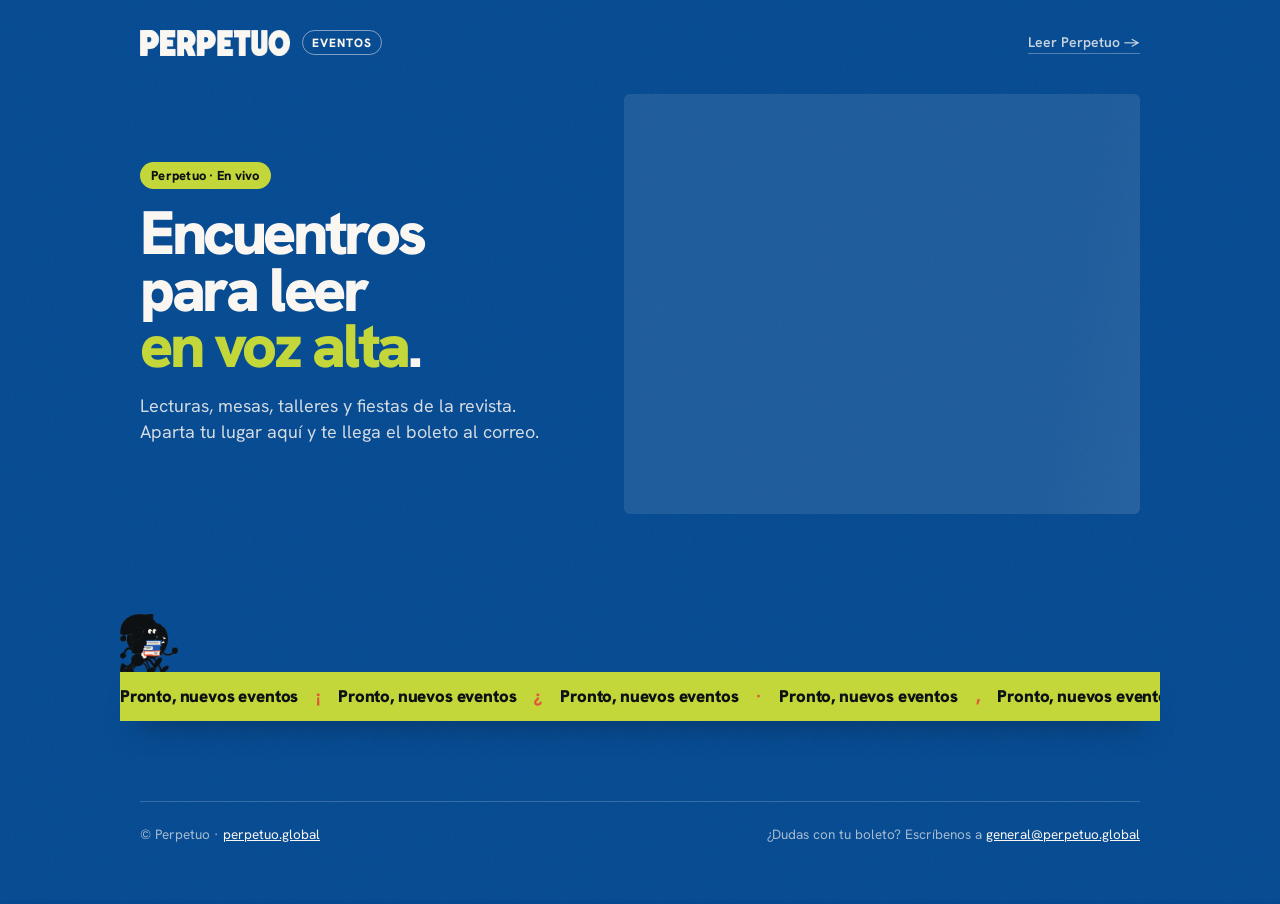
<file: index.html>
<!DOCTYPE html>
<html lang="es">
<head>
<meta charset="utf-8">
<base href="/">
<meta name="viewport" content="width=device-width, initial-scale=1, viewport-fit=cover">
<title>Eventos · Perpetuo</title>
<link rel="icon" href="/favicon.ico" sizes="any">
<link rel="icon" type="image/png" sizes="32x32" href="/assets/icono/favicon-32.png">
<link rel="apple-touch-icon" href="/assets/icono/apple-touch-icon.png">
<meta name="description" content="Lecturas, mesas, talleres y fiestas de Perpetuo, revista literaria digital. Aparta tu lugar y recibe tus boletos por correo.">
<meta property="og:title" content="Eventos · Perpetuo">
<meta property="og:description" content="Lecturas, mesas, talleres y fiestas de Perpetuo. Aparta tu lugar aquí.">
<meta property="og:url" content="https://eventos.perpetuo.global">
<meta property="og:type" content="website">
<meta property="og:image" content="https://eventos.perpetuo.global/assets/og.jpg">
<meta property="og:image:width" content="1200">
<meta property="og:image:height" content="630">
<meta name="twitter:card" content="summary_large_image">
<meta name="theme-color" content="#074990">
<link rel="preconnect" href="https://fonts.googleapis.com">
<link rel="preconnect" href="https://fonts.gstatic.com" crossorigin>
<link href="https://fonts.googleapis.com/css2?family=Hanken+Grotesk:ital,wght@0,400;0,500;0,600;0,700;0,800;0,900;1,400&family=Nanum+Pen+Script&display=swap" rel="stylesheet">
<link rel="stylesheet" href="assets/comun.css">
<style>
html{ scroll-behavior:smooth; }
.sitio{ position:relative; z-index:1; max-width:1040px; margin:0 auto; padding:30px 20px 60px; }
@media (max-width:560px){ .sitio{ padding:22px 16px 48px; } }

/* ---------------- CABEZA ---------------- */
.top{ display:flex; justify-content:space-between; align-items:center; gap:16px; color:var(--papel); }
.marca{ display:flex; align-items:center; gap:12px; text-decoration:none; }
.marca .logo{ width:150px; }
.marca small{ font-size:12px; font-weight:800; letter-spacing:.08em; text-transform:uppercase; padding:3px 9px 2px; border:1.5px solid rgba(250,246,241,.5); border-radius:999px; }
.top a.site{ font-size:14px; font-weight:600; text-decoration:none; opacity:.8; border-bottom:1.5px solid rgba(250,246,241,.4); }
.top a.site:hover{ opacity:1; }
@media (max-width:480px){ .marca .logo{ width:118px; } .top a.site{ display:none; } }

#vista{ outline:none; }
#vista.entra > *{ animation:entra .55s var(--ease-out) both; }
@keyframes entra{ from{ opacity:0; transform:translateY(18px); } to{ opacity:1; transform:none; } }

/* ---------------- PORTADA ---------------- */
.arranque{ display:grid; grid-template-columns:minmax(0,.92fr) minmax(0,1.08fr); gap:44px; align-items:center; padding:38px 0 0; }
@media (max-width:860px){ .arranque{ grid-template-columns:1fr; gap:22px; padding:26px 0 0; } }
.intro{ color:var(--papel); }
.kicker{ display:inline-block; font-size:13px; font-weight:800; letter-spacing:.02em; padding:4px 11px; border-radius:999px; background:var(--lima); color:var(--tinta); }
.titular{ margin:16px 0 0; font-size:clamp(42px,4.8vw,62px); line-height:.92; font-weight:900; letter-spacing:-.055em; }
.titular .l{ display:block; overflow:hidden; padding-bottom:.06em; margin-bottom:-.06em; }
.titular .l > span{ display:inline-block; animation:sube .9s var(--ease-out) both; animation-delay:calc(var(--i) * 90ms + 80ms); }
.titular em{ font-style:normal; color:var(--lima); }
@keyframes sube{ from{ transform:translateY(105%) rotate(3deg); } to{ transform:none; } }
.intro .lead{ margin:18px 0 0; font-size:18px; line-height:1.45; max-width:40ch; color:rgba(250,246,241,.84); animation:entra .8s .35s var(--ease-out) both; }
.intro .saltar{ display:inline-flex; align-items:center; gap:8px; margin-top:22px; color:var(--lima); font-weight:800; font-size:15px; text-decoration:none; animation:entra .8s .5s var(--ease-out) both; }
.intro .saltar svg{ width:16px; height:16px; animation:baja 1.6s ease-in-out infinite; }
@keyframes baja{ 50%{ transform:translateY(4px); } }
@media (max-width:860px){ .intro .lead{ font-size:16.5px; margin-top:12px; } .intro .saltar{ display:none; } }

/* el próximo evento, destacado junto al titular */
.destacado{ position:relative; display:block; text-decoration:none; color:var(--tinta); background:var(--papel); border-radius:8px; overflow:hidden;
  box-shadow:0 40px 70px -28px rgba(0,0,0,.6), 0 12px 24px -12px rgba(0,0,0,.3); transition:transform .5s var(--ease-out); animation:entra .9s .2s var(--ease-out) both; }
.destacado:hover{ transform:translateY(-6px) rotate(-.4deg); }
.d-poster{ position:relative; aspect-ratio:16/9; background:var(--c); color:var(--ct); overflow:hidden; }
.d-poster img{ position:relative; z-index:1; width:100%; height:100%; object-fit:contain; display:block; transition:transform 1.4s var(--ease-out); }
/* foto completa: el espacio que sobra se rellena con la misma foto, desenfocada */
.con-fondo::before{ content:""; position:absolute; inset:-12%; background:var(--foto) center/cover no-repeat; filter:blur(26px) saturate(1.1) brightness(.82); }
.destacado:hover .d-poster img{ transform:scale(1.045); }
.d-gen{ position:absolute; inset:0; padding:18px 24px; display:flex; flex-direction:column; justify-content:flex-end; }
.d-gen .dia{ font-size:clamp(92px,11vw,150px); font-weight:900; letter-spacing:-.07em; line-height:.78; }
.d-gen .mes{ font-size:17px; font-weight:900; letter-spacing:.1em; text-transform:uppercase; margin-top:8px; }
.d-gen .sig{ position:absolute; right:8%; bottom:-5%; width:min(25%,130px); animation:flota 5s ease-in-out infinite; }
.d-etq{ position:absolute; top:14px; left:14px; z-index:2; background:var(--lima); color:var(--tinta); font-weight:800; font-size:12.5px; padding:4px 11px; border-radius:999px; box-shadow:0 4px 10px -4px rgba(0,0,0,.4); }
.d-info{ padding:18px 22px 20px; }
.d-fecha{ display:block; font-size:13.5px; font-weight:800; color:var(--azul); }
.d-fecha::first-letter{ text-transform:uppercase; }
.d-info h2{ margin:5px 0 0; font-size:clamp(26px,3vw,34px); font-weight:900; letter-spacing:-.045em; line-height:1; }
.d-con{ display:flex; align-items:center; gap:10px; margin-top:12px; font-size:14px; font-weight:600; color:rgba(13,17,20,.72); }
.caras{ display:flex; flex:none; }
.caras .avatar{ width:30px; height:30px; font-size:11px; margin-left:-8px; box-shadow:0 0 0 2px var(--papel); }
.caras .avatar:first-child{ margin-left:0; }
.d-pie{ display:flex; align-items:center; justify-content:space-between; gap:12px; margin-top:16px; padding-top:14px; border-top:2px dashed rgba(13,17,20,.2); }
.d-precio{ font-size:26px; font-weight:900; letter-spacing:-.04em; line-height:1; }
.d-precio small{ font-size:12px; font-weight:800; margin-left:3px; opacity:.6; letter-spacing:.03em; }
.d-quedan{ display:block; margin-top:4px; font-size:12.5px; font-weight:800; color:var(--rojo); }
.d-pie .btn{ padding:12px 20px; font-size:15.5px; }
.destacado:hover .d-pie .btn{ background:var(--c); color:var(--ct); }
.destacado.c-lima:hover .d-pie .btn, .destacado.c-tinta:hover .d-pie .btn{ background:var(--rojo); color:var(--papel); }

/* invitados (avatar: foto o iniciales sobre el color del evento) */
.avatar{ display:grid; place-items:center; width:72px; height:72px; border-radius:50%; flex:none; background:var(--c) center 25%/cover no-repeat; color:var(--ct);
  font-weight:900; font-size:24px; letter-spacing:-.02em; overflow:hidden; }

/* desfile: los signos caminan sobre la cinta */
.desfile{ position:relative; height:74px; margin:84px -20px 0; overflow:hidden; pointer-events:none; }
.caminante{ position:absolute; bottom:-2px; left:0; width:var(--w); animation:camina var(--dur) linear infinite; animation-delay:var(--dl); }
.caminante .bicho{ --t:.42s; }
@keyframes camina{ from{ transform:translateX(-120px); } to{ transform:translateX(min(100vw, 1080px)); } }

.cinta{ position:relative; z-index:2; margin:0 -20px; background:var(--lima); color:var(--tinta); transform:rotate(-1.4deg); overflow:hidden;
  box-shadow:0 18px 30px -18px rgba(0,0,0,.5); }
.cinta-in{ display:flex; width:max-content; animation:cinta 38s linear infinite; }
.cinta span{ flex:none; padding:12px 0; font-weight:900; font-size:17px; letter-spacing:-.01em; white-space:nowrap; }
.cinta i{ font-style:normal; color:var(--rojo); margin:0 18px; }
@keyframes cinta{ to{ transform:translateX(-50%); } }
@media (max-width:560px){ .desfile, .cinta{ margin-left:-16px; margin-right:-16px; } }

/* ---------------- LISTA DE BOLETOS ---------------- */
.lista{ padding-top:52px; }
.arranque + .lista{ padding-top:56px; }
.lista-head{ display:flex; align-items:baseline; justify-content:space-between; gap:16px; color:var(--papel); padding-bottom:16px; margin-bottom:26px; border-bottom:1.5px solid rgba(250,246,241,.25); }
.lista-head h2{ margin:0; font-size:clamp(30px,4.4vw,44px); font-weight:900; letter-spacing:-.04em; line-height:1; }
.lista-head span{ font-size:13px; font-weight:800; letter-spacing:.06em; text-transform:uppercase; opacity:.7; }
.boletos{ list-style:none; margin:0; padding:0; display:grid; gap:22px; }

.reveal{ opacity:0; transform:translateY(28px); transition:opacity .7s var(--ease-out), transform .7s var(--ease-out); transition-delay:calc(var(--i,0) * 80ms); }
.reveal.visto{ opacity:1; transform:none; }

.item{ position:relative; filter:drop-shadow(0 22px 26px rgba(0,0,0,.28)) drop-shadow(0 4px 6px rgba(0,0,0,.18)); }
.item > .mueve{ transition:transform .45s var(--ease-out); }
.item:hover > .mueve{ transform:translateY(-5px) rotate(-.35deg); }
.boleto{
  --talon:168px; --r:13px;
  position:relative; display:grid; grid-template-columns:118px 1fr var(--talon); min-height:156px;
  background:var(--papel); border-radius:6px; text-decoration:none; color:var(--tinta);
  -webkit-mask:
    radial-gradient(circle at calc(100% - var(--talon)) 0, #0000 var(--r), #000 calc(var(--r) + .5px)) top / 100% 51% no-repeat,
    radial-gradient(circle at calc(100% - var(--talon)) 100%, #0000 var(--r), #000 calc(var(--r) + .5px)) bottom / 100% 51% no-repeat;
          mask:
    radial-gradient(circle at calc(100% - var(--talon)) 0, #0000 var(--r), #000 calc(var(--r) + .5px)) top / 100% 51% no-repeat,
    radial-gradient(circle at calc(100% - var(--talon)) 100%, #0000 var(--r), #000 calc(var(--r) + .5px)) bottom / 100% 51% no-repeat;
}
.boleto.con-foto{ grid-template-columns:118px 150px 1fr var(--talon); }
.b-foto{ position:relative; overflow:hidden; background:var(--papel-3); }
.b-foto::after{ content:""; position:absolute; inset:0; background:var(--foto) center/contain no-repeat; }
.b-fecha{ background:var(--c); color:var(--ct); display:flex; flex-direction:column; align-items:center; justify-content:center; padding:16px 8px; text-transform:uppercase; }
.b-fecha .s{ font-size:12px; font-weight:800; letter-spacing:.12em; opacity:.85; }
.b-fecha .d{ font-size:58px; font-weight:900; letter-spacing:-.06em; line-height:.9; margin:4px 0 2px; font-variant-numeric:tabular-nums; }
.b-fecha .m{ font-size:15px; font-weight:900; letter-spacing:.08em; }
.b-cuerpo{ padding:22px 26px; display:flex; flex-direction:column; justify-content:center; min-width:0; }
.b-meta{ font-size:13px; font-weight:800; color:var(--azul); letter-spacing:.01em; display:flex; flex-wrap:wrap; gap:4px 12px; }
.b-meta span{ display:inline-flex; align-items:center; gap:5px; }
.b-meta svg{ width:13px; height:13px; }
.b-cuerpo h3{ margin:6px 0 0; font-size:clamp(23px,2.8vw,30px); font-weight:900; letter-spacing:-.04em; line-height:1.02; }
.b-cuerpo p{ margin:8px 0 0; font-size:15px; line-height:1.4; color:rgba(13,17,20,.72); max-width:52ch; }
.b-talon{ border-left:2px dashed rgba(13,17,20,.22); display:flex; flex-direction:column; align-items:center; justify-content:center; gap:4px; padding:16px 14px; text-align:center; }
.b-precio{ font-size:30px; font-weight:900; letter-spacing:-.04em; line-height:1; }
.b-precio small{ font-size:12px; font-weight:800; letter-spacing:.04em; margin-left:2px; opacity:.6; }
.b-quedan{ font-size:12.5px; font-weight:800; color:var(--rojo); }
.b-ir{ margin-top:8px; display:inline-flex; align-items:center; gap:6px; font-size:14px; font-weight:800; padding:7px 14px; border-radius:999px; background:var(--tinta); color:var(--papel);
  transition:background-color .2s, color .2s, gap .3s var(--ease-out); }
.item:hover .b-ir{ background:var(--c); color:var(--ct); gap:10px; }
.b-ir svg{ width:14px; height:14px; }
.b-signo{ position:absolute; z-index:-1; right:calc(var(--talon, 168px) + 28px); top:0; width:46px; transform:translateY(22px) rotate(8deg); opacity:0;
  transition:transform .55s var(--ease-spring), opacity .3s; pointer-events:none; }
.item:hover .b-signo{ transform:translateY(-48px) rotate(-4deg); opacity:1; }
.sello{ position:absolute; top:50%; right:22px; transform:translateY(-50%) rotate(-14deg); border:3px solid var(--rojo); color:var(--rojo); border-radius:4px;
  padding:3px 10px; font-weight:900; font-size:22px; letter-spacing:.04em; text-transform:uppercase; background:rgba(250,246,241,.86); mix-blend-mode:multiply; }
.visto .sello{ animation:sella .5s .35s var(--ease-spring) both; }
@keyframes sella{ from{ transform:translateY(-50%) rotate(-14deg) scale(2.2); opacity:0; } to{ transform:translateY(-50%) rotate(-14deg) scale(1); opacity:1; } }
.agotado .b-precio, .agotado .b-ir{ opacity:.3; }

@media (max-width:640px){
  .boleto{ --th:58px; grid-template-columns:84px 1fr; grid-template-rows:1fr var(--th); min-height:0;
    -webkit-mask:
      radial-gradient(circle at 0 calc(100% - var(--th)), #0000 var(--r), #000 calc(var(--r) + .5px)) left / 51% 100% no-repeat,
      radial-gradient(circle at 100% calc(100% - var(--th)), #0000 var(--r), #000 calc(var(--r) + .5px)) right / 51% 100% no-repeat;
            mask:
      radial-gradient(circle at 0 calc(100% - var(--th)), #0000 var(--r), #000 calc(var(--r) + .5px)) left / 51% 100% no-repeat,
      radial-gradient(circle at 100% calc(100% - var(--th)), #0000 var(--r), #000 calc(var(--r) + .5px)) right / 51% 100% no-repeat; }
  .boleto.con-foto{ grid-template-columns:84px 1fr; }
  .b-foto{ display:none; }
  .b-fecha{ grid-row:1 / 3; }
  .b-fecha .d{ font-size:42px; }
  .b-cuerpo{ padding:16px 16px 14px; }
  .b-cuerpo p{ display:none; }
  .b-talon{ grid-column:2; border-left:0; border-top:2px dashed rgba(13,17,20,.22); flex-direction:row; justify-content:space-between; padding:0 12px 0 16px; }
  .b-precio{ font-size:22px; }
  .b-ir{ margin:0; }
  .b-quedan{ margin-right:auto; margin-left:10px; }
  .b-signo{ display:none; }
  .sello{ top:34%; right:12px; font-size:17px; }
}

.vacio{ background:var(--papel); border-radius:6px; padding:48px 28px; text-align:center; }
.vacio .bicho{ width:74px; margin:0 auto 14px; }
.vacio .vivo{ width:74px; margin:0 auto 18px; --polvo:rgba(13,17,20,.18); --chispa:var(--rojo); }
.vacio h3{ margin:0; font-size:26px; font-weight:900; letter-spacing:-.03em; }
.vacio p{ margin:8px auto 0; max-width:40ch; color:var(--gris); }

.esqueleto{ height:156px; border-radius:6px; background:linear-gradient(100deg, rgba(250,246,241,.10) 30%, rgba(250,246,241,.2) 50%, rgba(250,246,241,.10) 70%) 0 0/300% 100%; animation:brillo 1.4s linear infinite; }
@keyframes brillo{ to{ background-position:-150% 0; } }

.pasados{ margin-top:56px; color:var(--papel); }
.pasados summary{ cursor:pointer; list-style:none; display:inline-flex; align-items:center; gap:10px; font-weight:800; font-size:15px; padding:9px 16px; border-radius:999px; box-shadow:inset 0 0 0 1.5px rgba(250,246,241,.45); }
.pasados summary::-webkit-details-marker{ display:none; }
.pasados summary svg{ width:14px; height:14px; transition:transform .3s var(--ease-out); }
.pasados[open] summary svg{ transform:rotate(180deg); }
.pasados .boletos{ margin-top:22px; }
.pasados .item{ filter:grayscale(.9) drop-shadow(0 14px 18px rgba(0,0,0,.25)); opacity:.75; }

/* ---------------- DETALLE ---------------- */
.volver{ display:inline-flex; align-items:center; gap:8px; margin:34px 0 22px; color:var(--papel); font-weight:800; font-size:15px; text-decoration:none; opacity:.85; }
.volver:hover{ opacity:1; }
.volver svg{ width:16px; height:16px; transition:transform .25s var(--ease-out); }
.volver:hover svg{ transform:translateX(-4px); }
.det-grid{ display:grid; grid-template-columns:minmax(0,1fr) 380px; gap:28px; align-items:start; }
@media (max-width:900px){ .det-grid{ grid-template-columns:1fr; } }
.det-hoja{ background:var(--papel); border-radius:6px; overflow:hidden; box-shadow:0 40px 70px -28px rgba(0,0,0,.55), 0 12px 24px -12px rgba(0,0,0,.3); }
.poster{ position:relative; aspect-ratio:16/9; background:var(--c); color:var(--ct); overflow:hidden; }
.poster img.foto{ position:relative; z-index:1; width:100%; height:100%; object-fit:contain; display:block; animation:acerca 14s ease-out both; }
@keyframes acerca{ from{ transform:scale(1.08); } to{ transform:scale(1); } }
.poster-gen{ position:absolute; inset:0; padding:26px 30px; display:flex; flex-direction:column; justify-content:space-between; }
.poster-gen .pg-dia{ font-size:clamp(110px,22vw,210px); font-weight:900; letter-spacing:-.07em; line-height:.78; }
.poster-gen .pg-mes{ font-size:clamp(18px,2.6vw,26px); font-weight:900; letter-spacing:.1em; text-transform:uppercase; }
.poster-gen .pg-bicho{ position:absolute; right:7%; bottom:3%; width:min(30%, 190px); }
.poster-gen::after{ content:""; position:absolute; inset:0; pointer-events:none; opacity:.35; mix-blend-mode:soft-light;
  background-image:url("data:image/svg+xml,%3Csvg xmlns='http://www.w3.org/2000/svg' width='220' height='220'%3E%3Cfilter id='n'%3E%3CfeTurbulence type='fractalNoise' baseFrequency='.85' numOctaves='3' stitchTiles='stitch'/%3E%3C/filter%3E%3Crect width='100%25' height='100%25' filter='url(%23n)'/%3E%3C/svg%3E"); }
.poster .p-signo{ position:absolute; right:22px; bottom:10px; width:84px; z-index:2; }
.det-cuerpo{ padding:34px 40px 42px; }
@media (max-width:560px){ .det-cuerpo{ padding:26px 20px 30px; } .poster-gen{ padding:18px 20px; } }
.det-cuerpo .cuando{ display:block; font-size:14px; font-weight:800; color:var(--azul); }
.det-cuerpo .cuando::first-letter{ text-transform:uppercase; }
.det-cuerpo h1{ margin:8px 0 0; font-size:clamp(36px,5.6vw,62px); font-weight:900; letter-spacing:-.05em; line-height:.95; }
.det-sub{ margin:14px 0 0; font-size:20px; line-height:1.4; color:rgba(13,17,20,.74); max-width:46ch; }
.meta{ display:grid; grid-template-columns:repeat(auto-fit, minmax(170px,1fr)); gap:0; margin:30px 0 0; border-top:1.5px solid var(--tinta); }
.meta div{ padding:14px 16px 14px 0; border-bottom:1px solid var(--linea); }
.meta dt{ font-size:12px; font-weight:800; letter-spacing:.08em; text-transform:uppercase; color:var(--gris); }
.meta dd{ margin:3px 0 0; font-weight:800; font-size:16.5px; line-height:1.3; }
.meta dd::first-letter{ text-transform:uppercase; }
.meta dd small{ display:block; font-weight:500; font-size:14px; color:var(--gris); }
.meta dd a{ display:block; width:fit-content; margin-top:6px; font-size:14px; font-weight:700; color:var(--azul); }
.con{ margin-top:30px; }
.con h2{ margin:0 0 14px; font-size:12px; font-weight:800; letter-spacing:.08em; text-transform:uppercase; color:var(--gris); }
.invitados{ list-style:none; margin:0; padding:0; display:grid; grid-template-columns:repeat(auto-fill, minmax(230px,1fr)); gap:16px 20px; }
.invitado{ display:flex; gap:14px; align-items:center; }
.invitado .avatar{ box-shadow:0 0 0 3px var(--papel), 0 0 0 4.5px var(--c); }
.invitado b{ display:block; font-size:17px; font-weight:900; letter-spacing:-.025em; line-height:1.15; }
.invitado .rol{ margin-top:2px; font-size:14px; line-height:1.35; color:var(--gris); }
.invitado .rol p{ margin:0; }
.desc a{ color:var(--azul); font-weight:700; }
.desc{ margin-top:30px; font-size:17.5px; line-height:1.62; max-width:62ch; }
.desc p{ margin:0 0 1em; }
.desc > p:first-child{ display:flow-root; }
.desc:not(.sin-cap) > p:first-child::first-letter{ float:left; font-size:3.3em; line-height:.86; font-weight:900; margin:.06em .1em 0 0; color:var(--c); -webkit-text-stroke:0; }
.c-lima .desc:not(.sin-cap) > p:first-child::first-letter{ color:var(--azul); }

/* panel de compra */
.compra{ position:sticky; top:20px; }
.compra-in{ position:relative; background:var(--tinta); color:var(--papel); border-radius:6px; padding:26px 24px 24px;
  box-shadow:0 40px 70px -28px rgba(0,0,0,.6); }
.compra-top{ position:relative; display:flex; justify-content:space-between; align-items:flex-start; gap:12px; padding-bottom:24px; margin-bottom:22px; border-bottom:2px dashed rgba(250,246,241,.2); }
.compra-top::before, .compra-top::after{ content:""; position:absolute; bottom:-12px; width:22px; height:22px; border-radius:50%; background:var(--fondo); }
.compra-top::before{ left:-35px; } .compra-top::after{ right:-35px; }
.compra-top .tipo{ font-size:13px; font-weight:800; letter-spacing:.06em; text-transform:uppercase; opacity:.7; }
.compra-top .precio{ display:block; margin-top:4px; font-size:44px; font-weight:900; letter-spacing:-.05em; line-height:1; color:var(--lima); }
.compra-top .precio small{ font-size:14px; letter-spacing:.02em; margin-left:4px; color:var(--papel); opacity:.6; }
.compra-top .sig{ flex:none; width:60px; height:60px; border-radius:50%; background:var(--c); display:grid; place-items:center; transform:rotate(8deg); }
.compra-top .sig .bicho{ width:30px; }
.c-tinta .compra-top .sig{ background:var(--papel); }
.cupo{ margin:-6px 0 20px; font-size:13px; font-weight:700; color:rgba(250,246,241,.7); }
.cupo-barra{ height:5px; border-radius:99px; background:rgba(250,246,241,.14); overflow:hidden; margin-bottom:7px; }
.cupo-barra i{ display:block; height:100%; width:calc(var(--p) * 100%); background:var(--rojo); border-radius:99px; transform-origin:left; animation:llena 1.2s .3s var(--ease-out) both; }
@keyframes llena{ from{ transform:scaleX(0); } }
.compra .lbl{ display:block; font-size:14px; font-weight:700; margin-bottom:6px; }
.compra .input{ background:rgba(250,246,241,.06); border-color:rgba(250,246,241,.3); color:var(--papel); }
.compra .input::placeholder{ color:rgba(250,246,241,.36); }
.compra .input:focus{ border-color:var(--lima); box-shadow:0 0 0 3px rgba(195,215,58,.22); background:rgba(250,246,241,.1); }
.compra .msg{ color:#ff8a73; }
.compra .field.bad .input{ border-color:#ff8a73; }
.paso{ display:flex; align-items:center; justify-content:space-between; margin-bottom:18px; }
.paso .lbl{ margin:0; }
.stepper{ display:flex; align-items:center; gap:4px; background:rgba(250,246,241,.08); border-radius:999px; padding:4px; }
.stepper button{ width:36px; height:36px; border:0; border-radius:50%; background:transparent; color:var(--papel); font-size:22px; font-weight:700; line-height:1; cursor:pointer; transition:background-color .15s, transform .15s var(--ease-out); }
.stepper button:hover:not(:disabled){ background:rgba(250,246,241,.14); }
.stepper button:active:not(:disabled){ transform:scale(.88); }
.stepper button:disabled{ opacity:.3; cursor:default; }
.stepper output{ min-width:30px; text-align:center; font-weight:900; font-size:19px; font-variant-numeric:tabular-nums; }
.total{ display:flex; justify-content:space-between; align-items:baseline; padding:16px 0 18px; margin-top:4px; border-top:1px solid rgba(250,246,241,.16); }
.total span{ font-weight:700; opacity:.75; }
.total b{ font-size:28px; font-weight:900; letter-spacing:-.04em; font-variant-numeric:tabular-nums; display:inline-block; }
.total b.salta{ animation:salta .4s var(--ease-spring); }
@keyframes salta{ 40%{ transform:translateY(-5px) scale(1.06); color:var(--lima); } }
.compra .btn{ width:100%; }
.fino{ display:flex; gap:8px; align-items:flex-start; margin:14px 0 0; font-size:13px; line-height:1.4; color:rgba(250,246,241,.62); }
.fino svg{ width:15px; height:15px; flex:none; margin-top:1px; }
.senderr{ display:none; margin:14px 0 0; padding:11px 13px; border:1.5px solid var(--rojo); border-radius:3px; color:#ff8a73; font-weight:700; font-size:14px; }
.senderr.on{ display:block; animation:sacude .4s; }
.senderr.amable{ border-color:var(--lima); color:var(--lima); animation:none; }
@keyframes sacude{ 20%,60%{ transform:translateX(-5px); } 40%,80%{ transform:translateX(5px); } }
.cerrado{ text-align:center; padding:8px 0 4px; }
.cerrado .sello{ position:static; display:inline-block; transform:rotate(-8deg); background:transparent; mix-blend-mode:normal; color:#ff8a73; border-color:#ff8a73; margin:6px 0 16px; animation:none; }
.cerrado p{ margin:0 0 18px; color:rgba(250,246,241,.75); }
.compartir{ margin-top:14px; text-align:center; }
.compartir button{ background:none; border:0; cursor:pointer; color:var(--papel); font-weight:700; font-size:14px; opacity:.75; text-decoration:underline; text-underline-offset:3px; }
.compartir button:hover{ opacity:1; }

/* ---------------- BOLETO (después de pagar) ---------------- */
.exito{ position:relative; text-align:center; color:var(--papel); padding:56px 0 20px; }
.exito h1{ margin:34px 0 0; font-size:clamp(40px,7vw,76px); font-weight:900; letter-spacing:-.05em; line-height:.95; }
.exito h1 em{ font-style:normal; color:var(--lima); }
.exito .lead{ margin:16px auto 0; max-width:46ch; font-size:18px; color:rgba(250,246,241,.82); }
.exito .acts{ display:flex; flex-wrap:wrap; justify-content:center; gap:12px; margin-top:28px; }
.exito .btn--ghost{ color:var(--papel); }
.impresora{ position:relative; max-width:560px; margin:0 auto; }
.ranura{ height:18px; border-radius:999px; background:#021d3b; box-shadow:inset 0 3px 6px rgba(0,0,0,.6); position:relative; z-index:2; }
.sale{ overflow:hidden; margin:-9px 14px 0; padding-bottom:30px; }
.ticket{ background:var(--papel); color:var(--tinta); text-align:left; border-radius:0 0 6px 6px; animation:imprime 1.6s .3s cubic-bezier(.5,0,.2,1) both;
  box-shadow:0 26px 40px -20px rgba(0,0,0,.6); }
@keyframes imprime{ 0%{ transform:translateY(-102%); } 70%{ transform:translateY(2%); } 100%{ transform:none; } }
.t-cabeza{ background:var(--c); color:var(--ct); padding:22px 24px 18px; display:flex; justify-content:space-between; gap:12px; align-items:flex-start; }
.t-cabeza .logo{ width:96px; }
.t-cabeza .tipo{ font-size:12px; font-weight:800; letter-spacing:.1em; text-transform:uppercase; }
.t-cuerpo{ padding:22px 24px 8px; }
.t-cuerpo h2{ margin:0; font-size:30px; font-weight:900; letter-spacing:-.04em; line-height:1; }
.t-datos{ display:grid; grid-template-columns:1fr 1fr; gap:14px 18px; margin:20px 0 0; }
.t-datos dt{ font-size:11px; font-weight:800; letter-spacing:.1em; text-transform:uppercase; color:var(--gris); }
.t-datos dd{ margin:2px 0 0; font-weight:800; font-size:15.5px; line-height:1.25; }
.t-datos dd::first-letter{ text-transform:uppercase; }
.t-pie{ margin-top:18px; padding:16px 24px 20px; border-top:2px dashed rgba(13,17,20,.22); display:flex; align-items:center; justify-content:space-between; gap:14px; position:relative; }
.t-pie::before, .t-pie::after{ content:""; position:absolute; top:-12px; width:22px; height:22px; border-radius:50%; background:var(--fondo); }
.t-pie::before{ left:-11px; } .t-pie::after{ right:-11px; }
.folio small{ display:block; font-size:11px; font-weight:800; letter-spacing:.1em; text-transform:uppercase; color:var(--gris); }
.folio b{ font-size:26px; font-weight:900; letter-spacing:.04em; color:var(--rojo); font-variant-numeric:tabular-nums; }
.barras{ width:150px; height:46px; flex:none; background:repeating-linear-gradient(90deg, var(--tinta) 0 var(--a,2px), transparent 0 var(--b,5px)); opacity:.88; }
@media (max-width:480px){ .barras{ width:90px; } .t-datos{ grid-template-columns:1fr; } }

.esperando{ padding:70px 0 40px; text-align:center; color:var(--papel); }
.esperando .bicho{ width:90px; margin:0 auto 22px; animation:flota 1.6s ease-in-out infinite; }
.esperando .vivo{ width:90px; margin:0 auto 26px; }
.esperando h1{ margin:0; font-size:clamp(32px,5vw,48px); font-weight:900; letter-spacing:-.04em; }
.esperando p{ margin:12px auto 0; max-width:42ch; color:rgba(250,246,241,.78); }

.desfile-fijo{ display:inline-flex; justify-content:center; align-items:flex-end; gap:18px; margin:44px auto 0; padding:16px 24px 12px; background:var(--papel); border-radius:4px; transform:rotate(-1deg); }
.desfile-fijo .bicho{ height:58px; width:auto; --t:.5s; }
.desfile-fijo .vivo{ width:auto; height:58px; aspect-ratio:var(--ar); --polvo:rgba(13,17,20,.18); --chispa:var(--rojo); }
.desfile-fijo .bicho:nth-child(2){ --d:-.2s; } .desfile-fijo .bicho:nth-child(3){ --d:-.45s; } .desfile-fijo .bicho:nth-child(4){ --d:-.1s; }

/* confeti de signos */
.confeti{ position:fixed; inset:0; pointer-events:none; z-index:60; overflow:hidden; }
.confeti span{ position:absolute; top:-60px; left:var(--x); font-weight:900; font-size:var(--s); color:var(--col); line-height:1;
  animation:cae var(--dur) var(--dl) cubic-bezier(.25,.4,.6,1) forwards; }
@keyframes cae{ to{ transform:translate(var(--dx), 112vh) rotate(var(--rot)); } }

.aviso-demo{ position:relative; z-index:3; background:var(--lima); color:var(--tinta); text-align:center; font-size:13.5px; font-weight:700; padding:8px 16px; }
.aviso-demo b{ font-weight:900; }
footer{ margin-top:80px; padding-top:22px; border-top:1.5px solid rgba(250,246,241,.2); color:rgba(250,246,241,.65); font-size:13.5px; display:flex; flex-wrap:wrap; gap:8px 24px; justify-content:space-between; }
footer a{ color:var(--papel); }
</style>
</head>
<body class="grano">
<div class="aviso-demo" id="avisoDemo" hidden><b>Modo demostración:</b> los pagos se simulan y no se cobra nada. Falta conectar Stripe (ver README).</div>
<div class="sitio">
  <header class="top">
    <a class="marca" href="#/" aria-label="Eventos de Perpetuo"><span class="logo" role="img" aria-label="Perpetuo"></span><small>Eventos</small></a>
    <a class="site" href="https://perpetuo.global" target="_blank" rel="noopener">Leer Perpetuo →</a>
  </header>

  <main id="vista" tabindex="-1" aria-live="polite"></main>

  <footer>
    <span>© Perpetuo · <a href="https://perpetuo.global">perpetuo.global</a></span>
    <span>¿Dudas con tu boleto? Escríbenos a <a href="mailto:general@perpetuo.global">general@perpetuo.global</a></span>
  </footer>
</div>
<div class="toast" id="toast" role="status"></div>

<script src="assets/comun.js"></script>
<script>
const ICO = {
  flecha: '<svg viewBox="0 0 24 24" fill="none" stroke="currentColor" stroke-width="2.6" stroke-linecap="round" stroke-linejoin="round" aria-hidden="true"><path d="M5 12h14M13 6l6 6-6 6"/></svg>',
  atras: '<svg viewBox="0 0 24 24" fill="none" stroke="currentColor" stroke-width="2.6" stroke-linecap="round" stroke-linejoin="round" aria-hidden="true"><path d="M19 12H5M11 6l-6 6 6 6"/></svg>',
  reloj: '<svg viewBox="0 0 24 24" fill="none" stroke="currentColor" stroke-width="2.6" stroke-linecap="round" aria-hidden="true"><circle cx="12" cy="12" r="9"/><path d="M12 7v5l3 2"/></svg>',
  pin: '<svg viewBox="0 0 24 24" fill="none" stroke="currentColor" stroke-width="2.6" stroke-linecap="round" stroke-linejoin="round" aria-hidden="true"><path d="M12 21s-7-6.1-7-11.5a7 7 0 0 1 14 0C19 14.9 12 21 12 21z"/><circle cx="12" cy="9.5" r="2.4"/></svg>',
  candado: '<svg viewBox="0 0 24 24" fill="none" stroke="currentColor" stroke-width="2.4" stroke-linecap="round" stroke-linejoin="round" aria-hidden="true"><rect x="4.5" y="10.5" width="15" height="10" rx="2"/><path d="M8 10.5V7.5a4 4 0 0 1 8 0v3"/></svg>',
  cal: '<svg viewBox="0 0 24 24" fill="none" stroke="currentColor" stroke-width="2.4" stroke-linecap="round" stroke-linejoin="round" aria-hidden="true"><rect x="3.5" y="5" width="17" height="15.5" rx="2"/><path d="M3.5 10h17M8 3v4M16 3v4"/></svg>',
  baja: '<svg viewBox="0 0 24 24" fill="none" stroke="currentColor" stroke-width="2.6" stroke-linecap="round" stroke-linejoin="round" aria-hidden="true"><path d="M12 4v12M6 11l6 6 6-6M5 20h14"/></svg>',
  abajo: '<svg viewBox="0 0 24 24" fill="none" stroke="currentColor" stroke-width="2.8" stroke-linecap="round" stroke-linejoin="round" aria-hidden="true"><path d="M6 9l6 6 6-6"/></svg>'
};

const vista = document.getElementById("vista");
const reducido = matchMedia("(prefers-reduced-motion: reduce)").matches;
let EVENTOS = null;          // null = todavía cargando
let scrollLista = 0;
let formTocado = false;

/* ---------------- datos ---------------- */
try { EVENTOS = JSON.parse(localStorage.getItem(CONFIG.CLAVE_CACHE) || "null"); if (EVENTOS) EVENTOS = EVENTOS.map(conApartados); } catch (e) {}

async function cargarEventos() {
  try {
    const { eventos } = await api("eventos");
    const antes = JSON.stringify(EVENTOS);
    EVENTOS = eventos.map(conApartados);
    const nuevo = JSON.stringify(EVENTOS);
    try { localStorage.setItem(CONFIG.CLAVE_CACHE, JSON.stringify(eventos)); } catch (e) {}
    const r = ruta();
    if (nuevo !== antes && (r.vista === "lista" || (r.vista === "detalle" && !formTocado))) pintar(false);
  } catch (e) {
    console.error(e);
    if (!EVENTOS) { EVENTOS = []; pintar(false); toast("No pudimos cargar los eventos. Recarga la página.", true); }
  }
}

const proximos = () => (EVENTOS || []).filter(e => !e.pasado).sort((a, b) => (a.fecha + a.hora).localeCompare(b.fecha + b.hora));
const pasados = () => (EVENTOS || []).filter(e => e.pasado).sort((a, b) => b.fecha.localeCompare(a.fecha)).slice(0, 8);
const color = e => "c-" + (COLORES.includes(e.color) ? e.color : "azul");
const agotado = e => e.disponibles === 0;

/* ---------------- rutas ---------------- */
// Rutas por hash (#/e/slug, #/boleto). La página de un evento se muestra como /e/slug/ en la barra,
// que es el enlace con vista previa (scripts/previews.py): así sirve igual si alguien copia la dirección.
function ruta() {
  const h = decodeURIComponent(location.hash.replace(/^#\/?/, ""));
  if (h.startsWith("e/")) return { vista: "detalle", slug: h.slice(2) };
  if (h === "boleto") return { vista: "boleto" };
  const m = location.pathname.match(/^\/e\/([^\/]+)/);
  if (m) return { vista: "detalle", slug: decodeURIComponent(m[1]) };
  return { vista: "lista" };
}
const urlEvento = slug => "/e/" + encodeURIComponent(slug) + "/";

function pintar(animar = true) {
  const r = ruta();
  queueMicrotask(() => { urlPintada = location.pathname + location.hash; });
  if (r.vista === "lista") vistaLista();
  else if (r.vista === "detalle") vistaDetalle(r.slug);
  else vistaBoleto();
  pintarBichos(vista);
  observar();
  capitular();
  if (animar) { vista.classList.remove("entra"); void vista.offsetWidth; vista.classList.add("entra"); }
}

let rutaAnterior = ruta().vista, urlPintada = "";
function alCambiarRuta() {
  if (location.pathname + location.hash === urlPintada) return; // popstate y hashchange llegan juntos
  urlPintada = location.pathname + location.hash;
  const r = ruta();
  if (rutaAnterior === "lista") scrollLista = scrollY;
  formTocado = false;
  const cambiar = () => { pintar(); window.scrollTo({ top: r.vista === "lista" ? scrollLista : 0, behavior: "instant" }); };
  if (document.startViewTransition && !reducido) document.startViewTransition(cambiar); else cambiar();
  rutaAnterior = r.vista;
}
window.addEventListener("hashchange", alCambiarRuta);
window.addEventListener("popstate", alCambiarRuta);
// los enlaces internos (#/…) cambian la ruta sin recargar, aunque la barra diga /e/slug/
document.addEventListener("click", ev => {
  const a = ev.target.closest && ev.target.closest('a[href^="#/"]');
  if (!a || ev.defaultPrevented || ev.button !== 0 || ev.metaKey || ev.ctrlKey || ev.shiftKey || ev.altKey || a.target) return;
  ev.preventDefault();
  const h = a.getAttribute("href");
  if (location.pathname === "/" && location.hash === h) return;
  history.pushState(null, "", "/" + h);
  alCambiarRuta();
});

/* aparición al hacer scroll */
const io = "IntersectionObserver" in window ? new IntersectionObserver(es => es.forEach(e => {
  if (e.isIntersecting) { e.target.classList.add("visto"); io.unobserve(e.target); }
}), { rootMargin: "0px 0px -8% 0px" }) : null;
function observar() { vista.querySelectorAll(".reveal:not(.visto)").forEach(el => io ? io.observe(el) : el.classList.add("visto")); }

/* ---------------- LISTA ---------------- */
const avatar = (p, e) => `<span class="avatar"${p.foto ? ` style="background-image:url('${esc(p.foto)}')"` : ""} aria-hidden="true">${p.foto ? "" : esc(iniciales(p.nombre))}</span>`;
const nombresCon = l => l.length <= 1 ? esc(l[0]?.nombre || "") : l.slice(0, -1).map(p => esc(p.nombre)).join(", ") + " y " + esc(l[l.length - 1].nombre);

function tarjeta(e, i) {
  const quedan = e.disponibles != null && e.disponibles > 0 && e.disponibles <= Math.max(10, e.cupo * 0.2);
  return `
  <li class="item reveal ${color(e)}${agotado(e) ? " agotado" : ""}" style="--i:${i % 6}">
    <span class="b-signo" aria-hidden="true"><span data-b="${esc(e.signo)}"></span></span>
    <div class="mueve">
      <a class="boleto${e.imagen ? " con-foto" : ""}" href="#/e/${encodeURIComponent(e.slug)}">
        <div class="b-fecha" aria-hidden="true"><span class="s">${fecha.semana(e.fecha)}</span><span class="d">${fecha.dia(e.fecha)}</span><span class="m">${fecha.mes(e.fecha)}</span></div>
        ${e.imagen ? `<div class="b-foto con-fondo" style="--foto:url('${esc(e.imagen)}')" aria-hidden="true"></div>` : ""}
        <div class="b-cuerpo">
          <span class="b-meta"><span>${ICO.reloj}${fecha.hora(e.hora)}</span><span>${ICO.pin}${esc(e.lugar)}</span></span>
          <h3>${esc(e.titulo)}<span class="sr">, ${fecha.larga(e.fecha)}</span></h3>
          ${e.subtitulo ? `<p>${esc(e.subtitulo)}</p>` : ""}
        </div>
        <div class="b-talon">
          <span class="b-precio">${e.precio > 0 ? dinero(e.precio) + "<small>MXN</small>" : "Gratis"}</span>
          ${quedan && !e.pasado ? `<span class="b-quedan">${e.disponibles === 1 ? "¡Queda 1!" : "Quedan " + e.disponibles}</span>` : ""}
          ${e.pasado ? "" : `<span class="b-ir">${agotado(e) ? "Ver" : e.precio > 0 ? "Boletos" : "Registro"}${ICO.flecha}</span>`}
        </div>
        ${agotado(e) && !e.pasado ? '<span class="sello">Agotado</span>' : ""}
      </a>
    </div>
  </li>`;
}

function destacado(e) {
  const inv = e.invitados || [];
  const quedan = e.disponibles != null && e.disponibles > 0 && e.disponibles <= Math.max(10, e.cupo * 0.2);
  return `<a class="destacado ${color(e)}" href="#/e/${encodeURIComponent(e.slug)}">
    <div class="d-poster${e.imagen ? " con-fondo" : ""}"${e.imagen ? ` style="--foto:url('${esc(e.imagen)}')"` : ""}>
      <span class="d-etq">${e.fecha === hoyISO() ? "¡Es hoy!" : "Lo que sigue"}</span>
      ${e.imagen ? `<img src="${esc(e.imagen)}" alt="">`
        : `<div class="d-gen" aria-hidden="true"><span class="dia">${fecha.dia(e.fecha)}</span><span class="mes">${fecha.semana(e.fecha)} · ${fecha.mes(e.fecha)}</span><span class="sig"><span data-b="${esc(e.signo)}"></span></span></div>`}
    </div>
    <div class="d-info">
      <span class="d-fecha">${fecha.larga(e.fecha)} · ${fecha.hora(e.hora)} · ${esc(e.lugar)}</span>
      <h2>${esc(e.titulo)}</h2>
      ${inv.length ? `<div class="d-con"><span class="caras">${inv.slice(0, 4).map(p => avatar(p, e)).join("")}</span><span>Con ${nombresCon(inv)}</span></div>`
        : e.subtitulo ? `<div class="d-con">${esc(e.subtitulo)}</div>` : ""}
      <div class="d-pie">
        <span><span class="d-precio">${e.precio > 0 ? dinero(e.precio) + "<small>MXN</small>" : "Gratis"}</span>${agotado(e) ? '<span class="d-quedan">Agotado</span>' : quedan ? `<span class="d-quedan">Quedan ${e.disponibles} lugares</span>` : ""}</span>
        <span class="btn">${agotado(e) ? "Ver evento" : e.precio > 0 ? "Comprar boletos" : "Apartar lugar"} ${ICO.flecha}</span>
      </div>
    </div>
  </a>`;
}

function vistaLista() {
  document.title = "Eventos · Perpetuo";
  const prox = proximos(), pas = pasados();
  const [primero, ...resto] = prox;
  const cinta = (prox.length ? prox : [{ titulo: "Pronto, nuevos eventos", fecha: "" }])
    .map(e => `${esc(e.titulo)}${e.fecha ? " · " + fecha.dia(e.fecha) + " " + fecha.mes(e.fecha) : ""}`);
  const signos = ["¡", "¿", "·", ","];
  const tira = Array.from({ length: Math.max(2, Math.ceil(8 / cinta.length)) }, () => cinta).flat()
    .map((t, i) => `<span>${t}<i>${signos[i % 4]}</i></span>`).join("");
  const lineas = ["Encuentros", "para leer", "<em>en voz alta</em>."];
  const caminantes = [["punto", 58, 26, 0], ["coma", 36, 26, -6.5], ["exclamacion", 44, 26, -13], ["interrogacion", 42, 26, -19.5]];

  vista.innerHTML = `
  <section class="arranque">
    <div class="intro">
      <span class="kicker">Perpetuo · En vivo</span>
      <h1 class="titular">${lineas.map((l, i) => `<span class="l"><span style="--i:${i}">${l}</span></span>`).join("")}</h1>
      <p class="lead">Lecturas, mesas, talleres y fiestas de la revista. Aparta tu lugar aquí y te llega el boleto al correo.</p>
      ${resto.length ? `<a class="saltar" href="#todos" onclick="event.preventDefault();document.getElementById('todos').scrollIntoView({behavior:'smooth'})">Ver los ${prox.length} eventos ${ICO.abajo}</a>` : ""}
    </div>
    ${EVENTOS === null ? '<div class="esqueleto" style="height:420px"></div>'
      : primero ? destacado(primero)
      : `<div class="vacio"><span data-b="interrogacion" data-vivo></span><h3>Estamos tramando el próximo.</h3>
         <p>Por ahora no hay eventos abiertos. Suscríbete a <a href="https://perpetuo.global">Perpetuo</a> y te avisamos antes que a nadie.</p></div>`}
  </section>

  ${resto.length ? `<section class="lista" id="todos" aria-labelledby="hProx">
    <div class="lista-head"><h2 id="hProx">También en cartelera</h2><span>${resto.length} ${resto.length === 1 ? "evento" : "eventos"} más</span></div>
    <ol class="boletos">${resto.map(tarjeta).join("")}</ol>
  </section>` : ""}

  <div class="desfile" aria-hidden="true">${caminantes.map(([b, w, dur, dl]) =>
    `<span class="caminante" style="--w:${w}px;--dur:${dur}s;--dl:${dl}s"><span data-b="${b}"></span></span>`).join("")}</div>
  <div class="cinta" aria-hidden="true"><div class="cinta-in">${tira}${tira}</div></div>
  ${pas.length ? `<details class="pasados"><summary>Eventos pasados ${ICO.abajo}</summary><ol class="boletos">${pas.map(tarjeta).join("")}</ol></details>` : ""}`;
  const det = vista.querySelector(".pasados");
  if (det) det.addEventListener("toggle", () => det.open && det.querySelectorAll(".reveal").forEach(el => el.classList.add("visto")));
}

/* ---------------- DETALLE ---------------- */
// La letra capitular solo si el primer párrafo ocupa al menos dos renglones; con uno solo se ve suelta.
function capitular() {
  const d = vista.querySelector(".desc"), p = d && d.querySelector(":scope > p:first-child");
  if (!p) return;
  d.classList.add("sin-cap");
  const renglones = p.getBoundingClientRect().height / parseFloat(getComputedStyle(p).lineHeight);
  d.classList.toggle("sin-cap", renglones < 1.5);
}
if (document.fonts) document.fonts.ready.then(capitular);
let tCap; addEventListener("resize", () => { clearTimeout(tCap); tCap = setTimeout(capitular, 150); });
function mapaDe(e) { return e.mapa || (e.direccion ? "https://www.google.com/maps/search/?api=1&query=" + encodeURIComponent(e.lugar + ", " + e.direccion) : ""); }

function vistaDetalle(slug) {
  if (EVENTOS === null) { vista.innerHTML = '<div class="esperando"><span data-b="coma" data-vivo></span><h1>Cargando…</h1></div>'; return; }
  const e = EVENTOS.find(x => x.slug === slug);
  if (!e) {
    document.title = "Evento no encontrado · Perpetuo";
    vista.innerHTML = `<a class="volver" href="#/">${ICO.atras} Todos los eventos</a>
      <div class="vacio"><span data-b="interrogacion" data-vivo></span><h3>No encontramos ese evento.</h3><p>Quizá cambió de nombre o ya no está abierto.</p>
      <p style="margin-top:20px"><a class="btn" href="#/">Ver eventos</a></p></div>`;
    return;
  }
  document.title = e.titulo + " · Eventos Perpetuo";
  if (location.pathname + location.hash !== urlEvento(e.slug)) history.replaceState(null, "", urlEvento(e.slug) + location.search);
  const mapa = mapaDe(e);
  const horario = fecha.hora(e.hora) + (e.horaFin ? " a " + fecha.hora(e.horaFin) : "");
  vista.innerHTML = `
  <a class="volver" href="#/">${ICO.atras} Todos los eventos</a>
  <article class="det-grid ${color(e)}">
    <div class="det-hoja">
      <div class="poster${e.imagen ? " con-fondo" : ""}"${e.imagen ? ` style="--foto:url('${esc(e.imagen)}')"` : ""}>
        ${e.imagen ? `<img class="foto" src="${esc(e.imagen)}" alt=""><span class="p-signo" aria-hidden="true"><span data-b="${esc(e.signo)}" data-vivo=".5"></span></span>`
          : `<div class="poster-gen" aria-hidden="true"><span class="pg-mes">${fecha.semana(e.fecha)} · ${fecha.mes(e.fecha)}</span><span class="pg-dia">${fecha.dia(e.fecha)}</span>
             <span class="pg-bicho"><span data-b="${esc(e.signo)}" data-vivo=".5"></span></span></div>`}
      </div>
      <div class="det-cuerpo">
        <span class="cuando">${fecha.conAnio(e.fecha)}</span>
        <h1>${esc(e.titulo)}</h1>
        ${e.subtitulo ? `<p class="det-sub">${esc(e.subtitulo)}</p>` : ""}
        <dl class="meta">
          <div><dt>Cuándo</dt><dd>${fecha.larga(e.fecha)}<small>${horario}</small></dd></div>
          <div><dt>Dónde</dt><dd>${esc(e.lugar)}${e.direccion ? `<small>${esc(e.direccion)}</small>` : ""}${mapa ? `<a href="${esc(mapa)}" target="_blank" rel="noopener">Ver mapa →</a>` : ""}</dd></div>
          <div><dt>Entrada</dt><dd>${e.precio > 0 ? dinero(e.precio) + " MXN" : "Gratis"}<small>${e.precio > 0 ? "por persona" : "con registro"}</small></dd></div>
        </dl>
        ${(e.invitados || []).length ? `<section class="con"><h2>Con</h2><ul class="invitados">${e.invitados.map(p =>
          `<li class="invitado">${avatar(p, e)}<div><b>${esc(p.nombre)}</b>${p.rol ? `<div class="rol">${formato(p.rol)}</div>` : ""}</div></li>`).join("")}</ul></section>` : ""}
        <div class="desc">${formato(e.descripcion)}</div>
      </div>
    </div>
    <aside class="compra" aria-label="Boletos">${panelCompra(e)}</aside>
  </article>`;
  activarCompra(e);
}

function panelCompra(e) {
  const pago = e.precio > 0;
  const cabeza = `<div class="compra-top"><div><span class="tipo">${pago ? "Boleto general" : "Entrada libre"}</span>
      <b class="precio">${pago ? dinero(e.precio) + "<small>MXN</small>" : "Gratis"}</b></div><span class="sig" aria-hidden="true"><span data-b="${esc(e.signo)}"></span></span></div>`;
  if (e.pasado || agotado(e)) return `<div class="compra-in">${cabeza}<div class="cerrado">
      <span class="sello">${e.pasado ? "Ya pasó" : "Agotado"}</span>
      <p>${e.pasado ? "Este evento ya ocurrió. Gracias a quienes vinieron." : "Se acabaron los lugares. Si se libera alguno, aparecerá aquí."}</p>
      <a class="btn btn--lima" href="#/">Ver otros eventos</a></div></div>`;
  const max = Math.min(CONFIG.MAX_BOLETOS, e.disponibles ?? CONFIG.MAX_BOLETOS);
  const lleno = e.cupo ? 1 - e.disponibles / e.cupo : 0;
  return `<form class="compra-in" id="compra" novalidate>${cabeza}
    ${e.cupo ? `<div class="cupo"><div class="cupo-barra"><i style="--p:${Math.max(lleno, .03).toFixed(3)}"></i></div>${e.disponibles <= 20 ? `Quedan ${e.disponibles} de ${e.cupo} lugares` : `Cupo de ${e.cupo} personas`}</div>` : ""}
    <div class="paso"><span class="lbl" id="lCant">${pago ? "Boletos" : "Lugares"}</span>
      <div class="stepper" role="group" aria-labelledby="lCant"><button type="button" data-d="-1" aria-label="Uno menos">−</button><output id="cant" aria-live="polite">1</output><button type="button" data-d="1" aria-label="Uno más">+</button></div></div>
    <label class="field" data-f="nombre"><span class="lbl">Nombre</span>
      <input class="input" name="nombre" autocomplete="name" placeholder="¿A nombre de quién?" maxlength="120" required><span class="msg">${ERRORES.nombre}</span></label>
    <label class="field" data-f="correo"><span class="lbl">Correo</span>
      <input class="input" name="correo" type="email" inputmode="email" autocomplete="email" placeholder="tu@correo.com" maxlength="200" required><span class="msg">${ERRORES.correo}</span></label>
    ${pago ? `<div class="total"><span>Total</span><b id="total">${dinero(e.precio)}</b></div>` : ""}
    <button class="btn btn--lima" id="pagar" type="submit" data-max="${max}">${pago ? "Pagar con tarjeta" : "Apartar mi lugar"} ${ICO.flecha}</button>
    <p class="fino">${pago ? ICO.candado + (CONFIG.API_URL ? "Pago seguro con Stripe. Tus boletos llegan a tu correo al instante." : "Demostración: el pago se simula y no se cobra nada.") : ICO.cal + "Te mandamos la confirmación por correo, con el evento listo para tu calendario."}</p>
    <div class="senderr" id="senderr" role="alert"></div>
    <div class="compartir"><button type="button" id="compartir">Compartir este evento</button></div>
  </form>`;
}

function activarCompra(e) {
  const f = document.getElementById("compra");
  if (!f) return;
  const out = document.getElementById("cant"), total = document.getElementById("total"), btn = document.getElementById("pagar");
  const err = document.getElementById("senderr");
  const max = Number(btn.dataset.max);
  let n = 1;
  const [menos, mas] = f.querySelectorAll(".stepper button");
  const ajustar = () => {
    out.textContent = n; menos.disabled = n <= 1; mas.disabled = n >= max;
    if (total) { total.textContent = dinero(e.precio * n); total.classList.remove("salta"); void total.offsetWidth; total.classList.add("salta"); }
  };
  menos.disabled = true; mas.disabled = max <= 1;
  f.querySelectorAll(".stepper button").forEach(b => b.addEventListener("click", () => { n = Math.min(max, Math.max(1, n + Number(b.dataset.d))); ajustar(); }));
  f.addEventListener("input", ev => { formTocado = true; ev.target.closest(".field")?.classList.remove("bad"); });
  document.getElementById("compartir").addEventListener("click", async () => {
    const url = "https://eventos.perpetuo.global/e/" + e.slug + "/"; // con vista previa (scripts/previews.py)
    try { if (navigator.share) await navigator.share({ title: e.titulo + " · Perpetuo", url }); else { await navigator.clipboard.writeText(url); toast("Enlace copiado"); } } catch (x) {}
  });

  f.addEventListener("submit", async ev => {
    ev.preventDefault();
    err.classList.remove("on", "amable");
    const datos = { eventoId: e.id, nombre: f.nombre.value.trim(), correo: f.correo.value.trim().toLowerCase(), cantidad: n, volver: location.origin + "/" };
    let ok = true;
    if (!datos.nombre) { f.querySelector('[data-f="nombre"]').classList.add("bad"); ok = false; }
    if (!correoOk(datos.correo)) { f.querySelector('[data-f="correo"]').classList.add("bad"); ok = false; }
    if (!ok) { f.querySelector(".bad input").focus(); return; }

    const original = btn.innerHTML;
    btn.disabled = true;
    btn.innerHTML = `<span class="gira"></span>${e.precio > 0 ? "Te llevamos al pago…" : "Apartando tu lugar…"}`;
    try {
      const r = await api("registrar", datos);
      if (r.url) { location.href = r.url; return; } // a Stripe Checkout
      guardarBoleto(r.boleto);
      location.hash = "#/boleto";
      cargarEventos();
    } catch (x) {
      err.textContent = errorTexto(x);
      err.classList.add("on");
      if (x.message === "registrado") err.classList.add("amable"); // no es un error: ya tiene su lugar
      btn.disabled = false; btn.innerHTML = original;
      if (["agotado", "cupo"].includes(x.message)) cargarEventos();
    }
  });
}

/* ---------------- BOLETO ---------------- */
const CLAVE_BOLETO = "perpetuo-eventos-boleto";
function guardarBoleto(b) { try { sessionStorage.setItem(CLAVE_BOLETO, JSON.stringify(b)); } catch (e) {} }
function leerBoleto() { try { return JSON.parse(sessionStorage.getItem(CLAVE_BOLETO) || "null"); } catch (e) { return null; } }

function compacta(f, h) { return f.replace(/-/g, "") + "T" + (h || "00:00").replace(":", "") + "00"; }
function finDe(e) {
  if (e.horaFin) return compacta(e.fecha, e.horaFin);
  const [H, M] = (e.hora || "19:00").split(":").map(Number);
  return compacta(e.fecha, String(Math.min(H + 2, 23)).padStart(2, "0") + ":" + String(M).padStart(2, "0"));
}
function enlaceCalendario(e) {
  const p = new URLSearchParams({ action: "TEMPLATE", text: e.titulo + " · Perpetuo", dates: compacta(e.fecha, e.hora) + "/" + finDe(e),
    ctz: "America/Mexico_City", location: [e.lugar, e.direccion].filter(Boolean).join(", "), details: (e.subtitulo || "") + "\n\nhttps://eventos.perpetuo.global/e/" + e.slug + "/" });
  return "https://calendar.google.com/calendar/render?" + p;
}
function descargarIcs(b) {
  const e = b.evento, x = s => String(s || "").replace(/[\\,;]/g, m => "\\" + m).replace(/\n/g, "\\n");
  const ics = ["BEGIN:VCALENDAR", "VERSION:2.0", "PRODID:-//Perpetuo//Eventos//ES", "BEGIN:VEVENT",
    "UID:" + b.folio + "@eventos.perpetuo.global", "DTSTAMP:" + new Date().toISOString().replace(/[-:]/g, "").slice(0, 15) + "Z",
    "DTSTART;TZID=America/Mexico_City:" + compacta(e.fecha, e.hora), "DTEND;TZID=America/Mexico_City:" + finDe(e),
    "SUMMARY:" + x(e.titulo + " · Perpetuo"), "LOCATION:" + x([e.lugar, e.direccion].filter(Boolean).join(", ")),
    "DESCRIPTION:" + x("Folio " + b.folio + " · " + b.cantidad + (b.cantidad === 1 ? " lugar" : " lugares")), "END:VEVENT", "END:VCALENDAR"].join("\r\n");
  const a = Object.assign(document.createElement("a"), { href: URL.createObjectURL(new Blob([ics], { type: "text/calendar;charset=utf-8" })), download: "perpetuo-" + e.slug + ".ics" });
  a.click(); setTimeout(() => URL.revokeObjectURL(a.href), 2000);
}

function vistaBoleto(esperando) {
  if (esperando) {
    document.title = "Confirmando tu pago · Perpetuo";
    vista.innerHTML = `<div class="esperando"><span data-b="punto" data-vivo></span><h1>${esperando}</h1><p>No cierres esta ventana; tarda unos segundos.</p></div>`;
    return;
  }
  const b = leerBoleto();
  if (!b) { location.replace("#/"); return; }
  const e = b.evento, nombre = b.nombre.split(" ")[0];
  document.title = "¡Listo! · " + e.titulo;
  // barras "de código" derivadas del folio: decorativas pero distintas por boleto
  const barras = [...b.folio].map(c => c.charCodeAt(0)).reduce((s, c, i) => s + `, var(--tinta) ${i * 12.5}% ${i * 12.5 + (c % 4) + 1.5}%, transparent 0 ${i * 12.5 + (c % 3) + 6}%, var(--tinta) 0 ${i * 12.5 + 7.5 + (c % 2)}%, transparent 0 ${(i + 1) * 12.5}%`, "");
  vista.innerHTML = `
  <section class="exito ${color(e)}">
    <div class="impresora" aria-hidden="false">
      <div class="ranura"></div>
      <div class="sale"><div class="ticket">
        <div class="t-cabeza"><span class="logo" role="img" aria-label="Perpetuo"></span><span class="tipo">${b.estado === "pagado" ? "Boleto" : "Registro"} · ${b.cantidad} ${b.cantidad === 1 ? "lugar" : "lugares"}</span></div>
        <div class="t-cuerpo">
          <h2>${esc(e.titulo)}</h2>
          <dl class="t-datos">
            <div><dt>Fecha</dt><dd>${fecha.larga(e.fecha)}</dd></div>
            <div><dt>Hora</dt><dd>${fecha.hora(e.hora)}</dd></div>
            <div><dt>Lugar</dt><dd>${esc(e.lugar)}</dd></div>
            <div><dt>A nombre de</dt><dd>${esc(b.nombre)}</dd></div>
          </dl>
        </div>
        <div class="t-pie"><div class="folio"><small>Folio</small><b>${esc(b.folio)}</b></div><span class="barras" style="background:linear-gradient(90deg${barras})" aria-hidden="true"></span></div>
      </div></div>
    </div>
    <h1>¡Nos vemos ahí, <em>${esc(nombre)}</em>!</h1>
    <p class="lead">Te mandamos ${b.cantidad === 1 ? "tu boleto" : "tus boletos"} a <b>${esc(b.correo)}</b>. Si no lo ves en unos minutos, revisa la carpeta de spam. En la entrada basta con tu folio.</p>
    <div class="acts">
      <a class="btn btn--lima" href="${esc(enlaceCalendario(e))}" target="_blank" rel="noopener">${ICO.cal} Agregar a Google Calendar</a>
      <button class="btn btn--ghost" type="button" id="ics">${ICO.baja} Descargar .ics</button>
    </div>
    <div class="desfile-fijo" aria-hidden="true"><span data-b="punto" data-vivo=".3"></span><span data-b="coma" data-vivo=".45"></span><span data-b="exclamacion" data-vivo=".6"></span><span data-b="interrogacion" data-vivo=".75"></span></div>
    <p style="margin-top:34px"><a class="volver" style="margin:0" href="#/">${ICO.atras} Ver otros eventos</a></p>
  </section>`;
  document.getElementById("ics").addEventListener("click", () => descargarIcs(b));
  confeti();
}

function confeti() {
  if (reducido) return;
  const c = document.createElement("div");
  c.className = "confeti"; c.setAttribute("aria-hidden", "true");
  const signos = ["¡", "!", "¿", "?", ".", ",", "·"], cols = ["var(--lima)", "var(--rojo)", "var(--papel)", "var(--lima)"];
  c.innerHTML = Array.from({ length: 46 }, () => {
    const r = Math.random;
    return `<span style="--x:${(r() * 100).toFixed(1)}vw;--s:${(18 + r() * 34).toFixed(0)}px;--col:${cols[Math.floor(r() * 4)]};--dur:${(2.6 + r() * 2.4).toFixed(2)}s;--dl:${(.9 + r() * 1.2).toFixed(2)}s;--dx:${(r() * 160 - 80).toFixed(0)}px;--rot:${(r() * 720 - 360).toFixed(0)}deg">${signos[Math.floor(r() * signos.length)]}</span>`;
  }).join("");
  document.body.appendChild(c);
  setTimeout(() => c.remove(), 7000);
}

/* regreso de Stripe: ?pago=ok&session_id=cs_... | ?pago=cancelado */
async function regresoDePago() {
  const q = new URLSearchParams(location.search);
  const pago = q.get("pago");
  if (!pago) return false;
  const limpio = location.pathname + location.hash;
  if (pago === "cancelado") {
    history.replaceState(null, "", limpio);
    setTimeout(() => toast("Cancelaste el pago. Tu lugar no se apartó; puedes intentarlo de nuevo."), 400);
    return false;
  }
  const sesion = q.get("session_id");
  history.replaceState(null, "", location.pathname + "#/boleto");
  rutaAnterior = "boleto";
  vistaBoleto("Confirmando tu pago…"); pintarBichos(vista);
  for (let intento = 0; intento < 8; intento++) {
    try {
      const r = await api("confirmar", { session_id: sesion });
      if (r.boleto && ["pagado", "gratis", "cortesía"].includes(r.estado)) {
        guardarBoleto(r.boleto); pintar(); cargarEventos(); return true;
      }
    } catch (e) { console.error(e); }
    await new Promise(r => setTimeout(r, 2500));
  }
  vista.innerHTML = `<div class="esperando"><span data-b="interrogacion" data-vivo></span><h1>Tu pago se está procesando</h1>
    <p>Cuando Stripe lo confirme te llegará el boleto por correo. Si en una hora no lo tienes, escríbenos a <a href="mailto:general@perpetuo.global">general@perpetuo.global</a>.</p>
    <p style="margin-top:24px"><a class="btn btn--lima" href="#/">Volver a eventos</a></p></div>`;
  pintarBichos(vista);
  return true;
}

/* ---------------- aviso ---------------- */
let tToast;
function toast(texto, mal) {
  const t = document.getElementById("toast");
  t.textContent = texto; t.classList.toggle("mal", !!mal); t.classList.add("on");
  clearTimeout(tToast); tToast = setTimeout(() => t.classList.remove("on"), 4200);
}

/* ---------------- arranque ---------------- */
if (!CONFIG.API_URL) document.getElementById("avisoDemo").hidden = false;
regresoDePago().then(atendido => { if (!atendido) pintar(); cargarEventos(); });
</script>
</body>
</html>
</file>
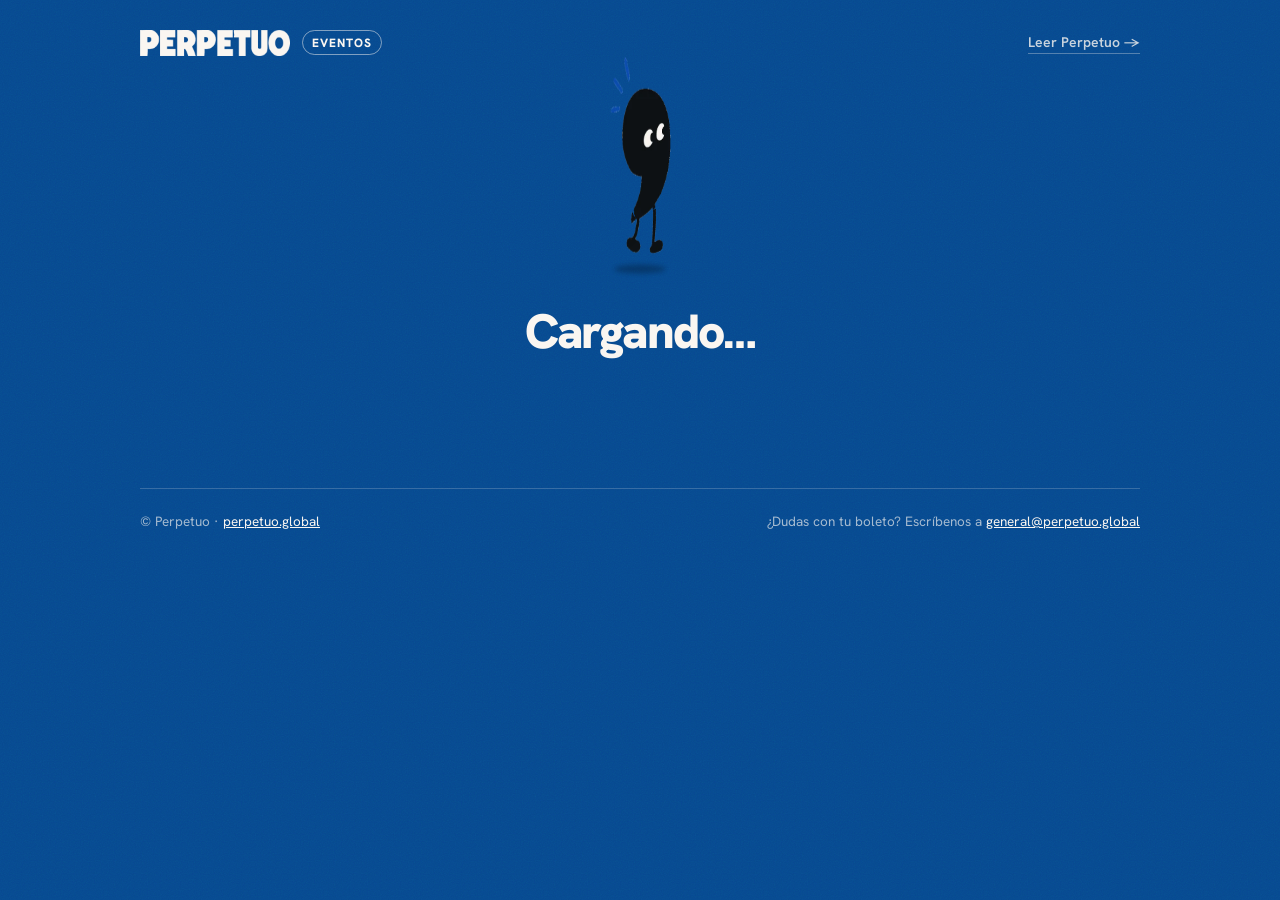
<file: e/cine/index.html>
<!DOCTYPE html>
<html lang="es">
<head>
<meta charset="utf-8">
<meta name="viewport" content="width=device-width, initial-scale=1">
<title>Angular club de cine - función especial en Cine Lido · Perpetuo</title>
<meta name="description" content="Cerramos el año con broche de oro en el Centro Cultural Bella Época · miércoles 2 de diciembre, 18:30 · Cine Lido">
<link rel="canonical" href="https://eventos.perpetuo.global/e/cine/">
<link rel="icon" href="/favicon.ico" sizes="any">
<link rel="icon" type="image/png" sizes="32x32" href="/assets/icono/favicon-32.png">
<link rel="apple-touch-icon" href="/assets/icono/apple-touch-icon.png">
<meta property="og:type" content="website">
<meta property="og:site_name" content="Perpetuo">
<meta property="og:locale" content="es_MX">
<meta property="og:title" content="Angular club de cine - función especial en Cine Lido · Perpetuo">
<meta property="og:description" content="Cerramos el año con broche de oro en el Centro Cultural Bella Época · miércoles 2 de diciembre, 18:30 · Cine Lido">
<meta property="og:url" content="https://eventos.perpetuo.global/e/cine/">
<meta property="og:image" content="https://eventos.perpetuo.global/e/cine/og.jpg?v=dbdf49110f">
<meta property="og:image:secure_url" content="https://eventos.perpetuo.global/e/cine/og.jpg?v=dbdf49110f">
<meta property="og:image:type" content="image/jpeg">
<meta property="og:image:width" content="1200">
<meta property="og:image:height" content="630">
<meta property="og:image:alt" content="Angular club de cine - función especial en Cine Lido">
<meta name="twitter:card" content="summary_large_image">
<meta name="twitter:title" content="Angular club de cine - función especial en Cine Lido · Perpetuo">
<meta name="twitter:description" content="Cerramos el año con broche de oro en el Centro Cultural Bella Época · miércoles 2 de diciembre, 18:30 · Cine Lido">
<meta name="twitter:image" content="https://eventos.perpetuo.global/e/cine/og.jpg?v=dbdf49110f">
<meta name="theme-color" content="#074990">
<meta http-equiv="refresh" content="0; url=/#/e/cine">
<script>location.replace("/" + location.search + "#/e/cine");</script>
</head>
<body style="background:#074990;color:#FAF6F1;font-family:system-ui,sans-serif;text-align:center;padding:40px 16px">
<p><a href="/#/e/cine" style="color:#FAF6F1">Angular club de cine - función especial en Cine Lido</a></p>
</body>
</html>
</file>
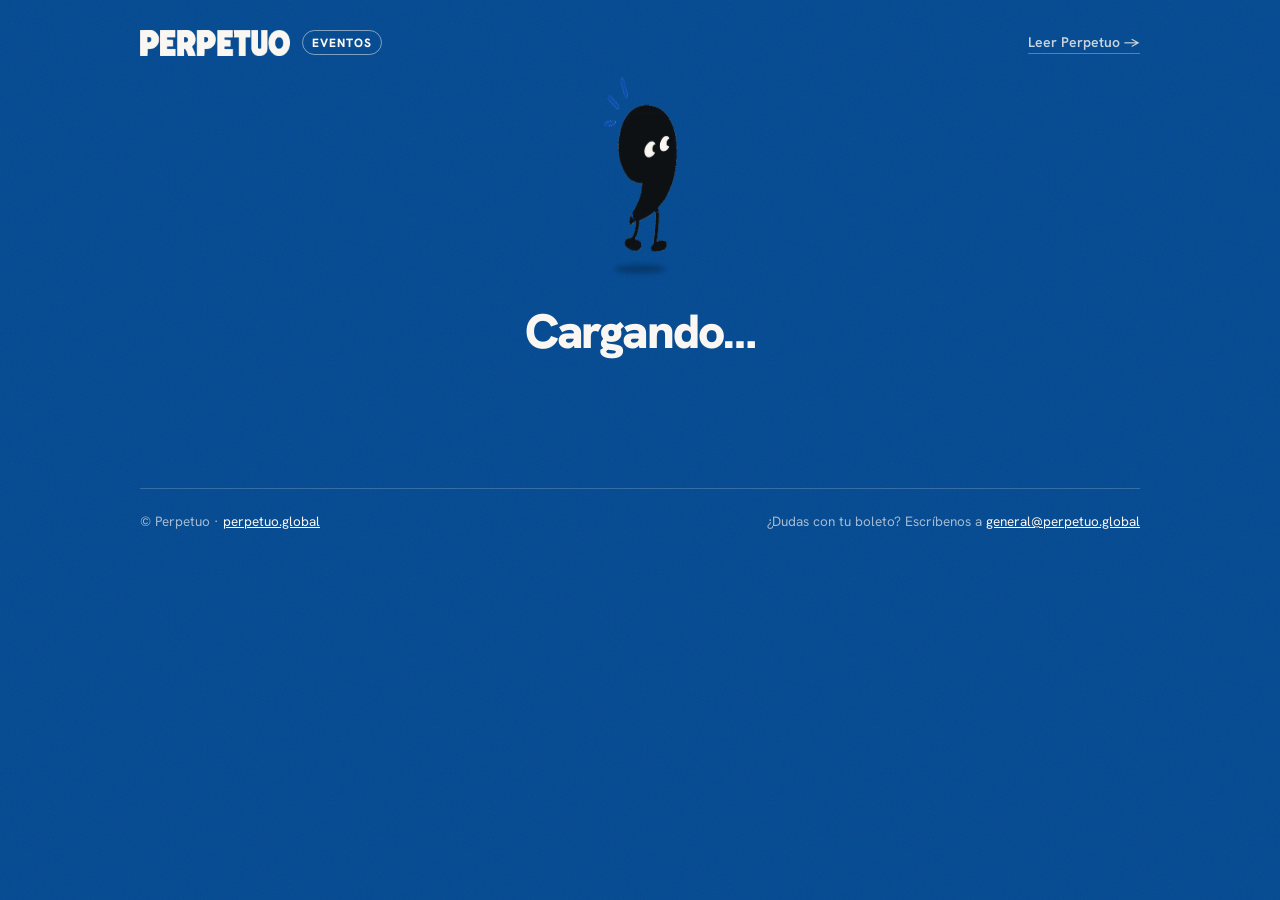
<file: e/conversatorio-con-audrey-cordova-rampant/index.html>
<!DOCTYPE html>
<html lang="es">
<head>
<meta charset="utf-8">
<meta name="viewport" content="width=device-width, initial-scale=1">
<title>Conversatorio con Audrey Cordova Rampant · Perpetuo</title>
<meta name="description" content="Para autores de Perpetuo · martes 1 de diciembre, 08:00 · En línea">
<link rel="canonical" href="https://eventos.perpetuo.global/e/conversatorio-con-audrey-cordova-rampant/">
<link rel="icon" href="/favicon.ico" sizes="any">
<link rel="icon" type="image/png" sizes="32x32" href="/assets/icono/favicon-32.png">
<link rel="apple-touch-icon" href="/assets/icono/apple-touch-icon.png">
<meta property="og:type" content="website">
<meta property="og:site_name" content="Perpetuo">
<meta property="og:locale" content="es_MX">
<meta property="og:title" content="Conversatorio con Audrey Cordova Rampant · Perpetuo">
<meta property="og:description" content="Para autores de Perpetuo · martes 1 de diciembre, 08:00 · En línea">
<meta property="og:url" content="https://eventos.perpetuo.global/e/conversatorio-con-audrey-cordova-rampant/">
<meta property="og:image" content="https://eventos.perpetuo.global/e/conversatorio-con-audrey-cordova-rampant/og.jpg?v=fde0c6f681">
<meta property="og:image:secure_url" content="https://eventos.perpetuo.global/e/conversatorio-con-audrey-cordova-rampant/og.jpg?v=fde0c6f681">
<meta property="og:image:type" content="image/jpeg">
<meta property="og:image:width" content="1200">
<meta property="og:image:height" content="630">
<meta property="og:image:alt" content="Conversatorio con Audrey Cordova Rampant">
<meta name="twitter:card" content="summary_large_image">
<meta name="twitter:title" content="Conversatorio con Audrey Cordova Rampant · Perpetuo">
<meta name="twitter:description" content="Para autores de Perpetuo · martes 1 de diciembre, 08:00 · En línea">
<meta name="twitter:image" content="https://eventos.perpetuo.global/e/conversatorio-con-audrey-cordova-rampant/og.jpg?v=fde0c6f681">
<meta name="theme-color" content="#074990">
<meta http-equiv="refresh" content="0; url=/#/e/conversatorio-con-audrey-cordova-rampant">
<script>location.replace("/" + location.search + "#/e/conversatorio-con-audrey-cordova-rampant");</script>
</head>
<body style="background:#074990;color:#FAF6F1;font-family:system-ui,sans-serif;text-align:center;padding:40px 16px">
<p><a href="/#/e/conversatorio-con-audrey-cordova-rampant" style="color:#FAF6F1">Conversatorio con Audrey Cordova Rampant</a></p>
</body>
</html>
</file>
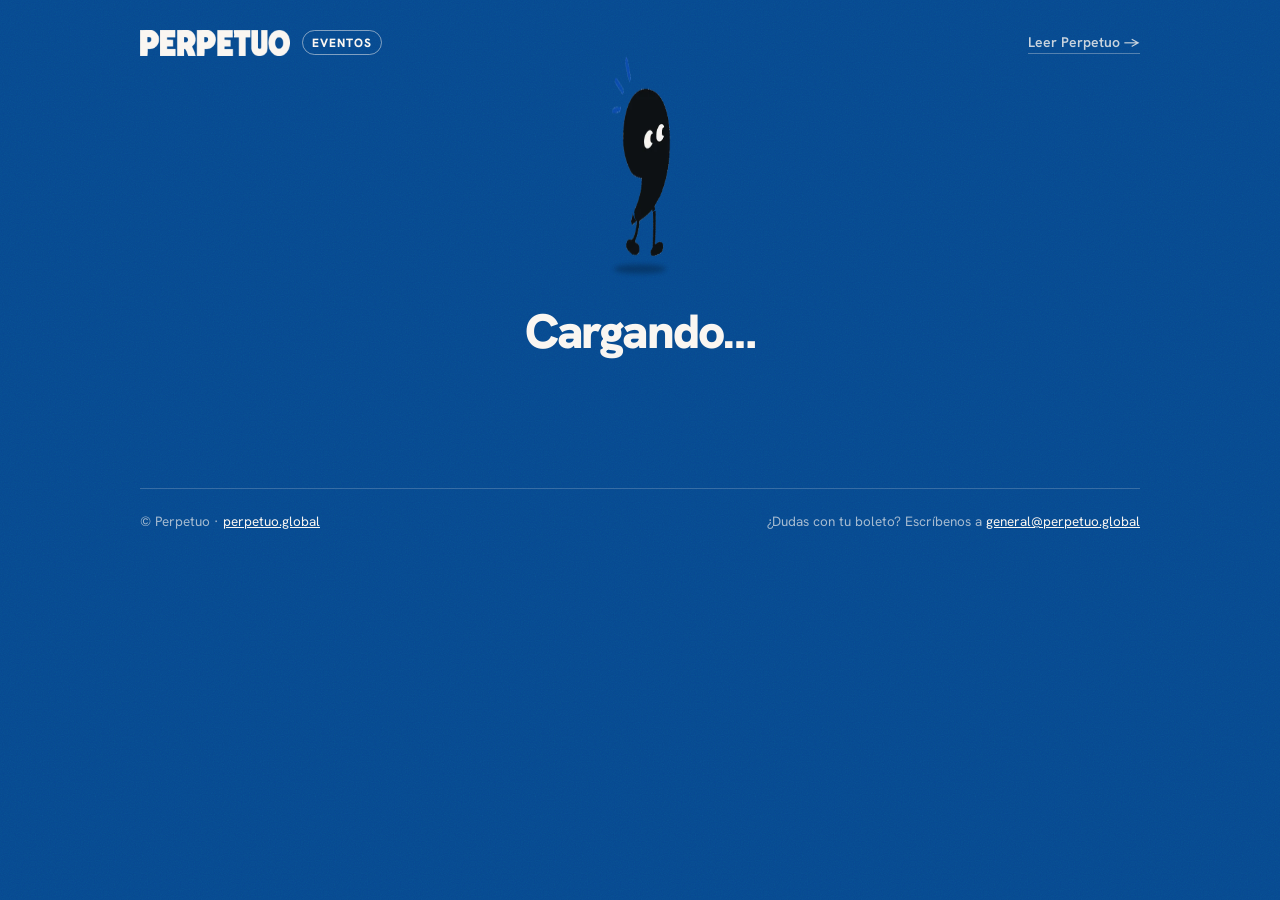
<file: e/happy-hour/index.html>
<!DOCTYPE html>
<html lang="es">
<head>
<meta charset="utf-8">
<meta name="viewport" content="width=device-width, initial-scale=1">
<title>Merequetengue Perpetuo · Perpetuo</title>
<meta name="description" content="Tertulia en Agrotaberna Monstruo de Agua · miércoles 25 de noviembre, 18:30 · Agrotaberna Monstruo de Agua">
<link rel="canonical" href="https://eventos.perpetuo.global/e/happy-hour/">
<link rel="icon" href="/favicon.ico" sizes="any">
<link rel="icon" type="image/png" sizes="32x32" href="/assets/icono/favicon-32.png">
<link rel="apple-touch-icon" href="/assets/icono/apple-touch-icon.png">
<meta property="og:type" content="website">
<meta property="og:site_name" content="Perpetuo">
<meta property="og:locale" content="es_MX">
<meta property="og:title" content="Merequetengue Perpetuo · Perpetuo">
<meta property="og:description" content="Tertulia en Agrotaberna Monstruo de Agua · miércoles 25 de noviembre, 18:30 · Agrotaberna Monstruo de Agua">
<meta property="og:url" content="https://eventos.perpetuo.global/e/happy-hour/">
<meta property="og:image" content="https://eventos.perpetuo.global/e/happy-hour/og.jpg?v=ae98377323">
<meta property="og:image:secure_url" content="https://eventos.perpetuo.global/e/happy-hour/og.jpg?v=ae98377323">
<meta property="og:image:type" content="image/jpeg">
<meta property="og:image:width" content="1200">
<meta property="og:image:height" content="630">
<meta property="og:image:alt" content="Merequetengue Perpetuo">
<meta name="twitter:card" content="summary_large_image">
<meta name="twitter:title" content="Merequetengue Perpetuo · Perpetuo">
<meta name="twitter:description" content="Tertulia en Agrotaberna Monstruo de Agua · miércoles 25 de noviembre, 18:30 · Agrotaberna Monstruo de Agua">
<meta name="twitter:image" content="https://eventos.perpetuo.global/e/happy-hour/og.jpg?v=ae98377323">
<meta name="theme-color" content="#074990">
<meta http-equiv="refresh" content="0; url=/#/e/happy-hour">
<script>location.replace("/" + location.search + "#/e/happy-hour");</script>
</head>
<body style="background:#074990;color:#FAF6F1;font-family:system-ui,sans-serif;text-align:center;padding:40px 16px">
<p><a href="/#/e/happy-hour" style="color:#FAF6F1">Merequetengue Perpetuo</a></p>
</body>
</html>
</file>
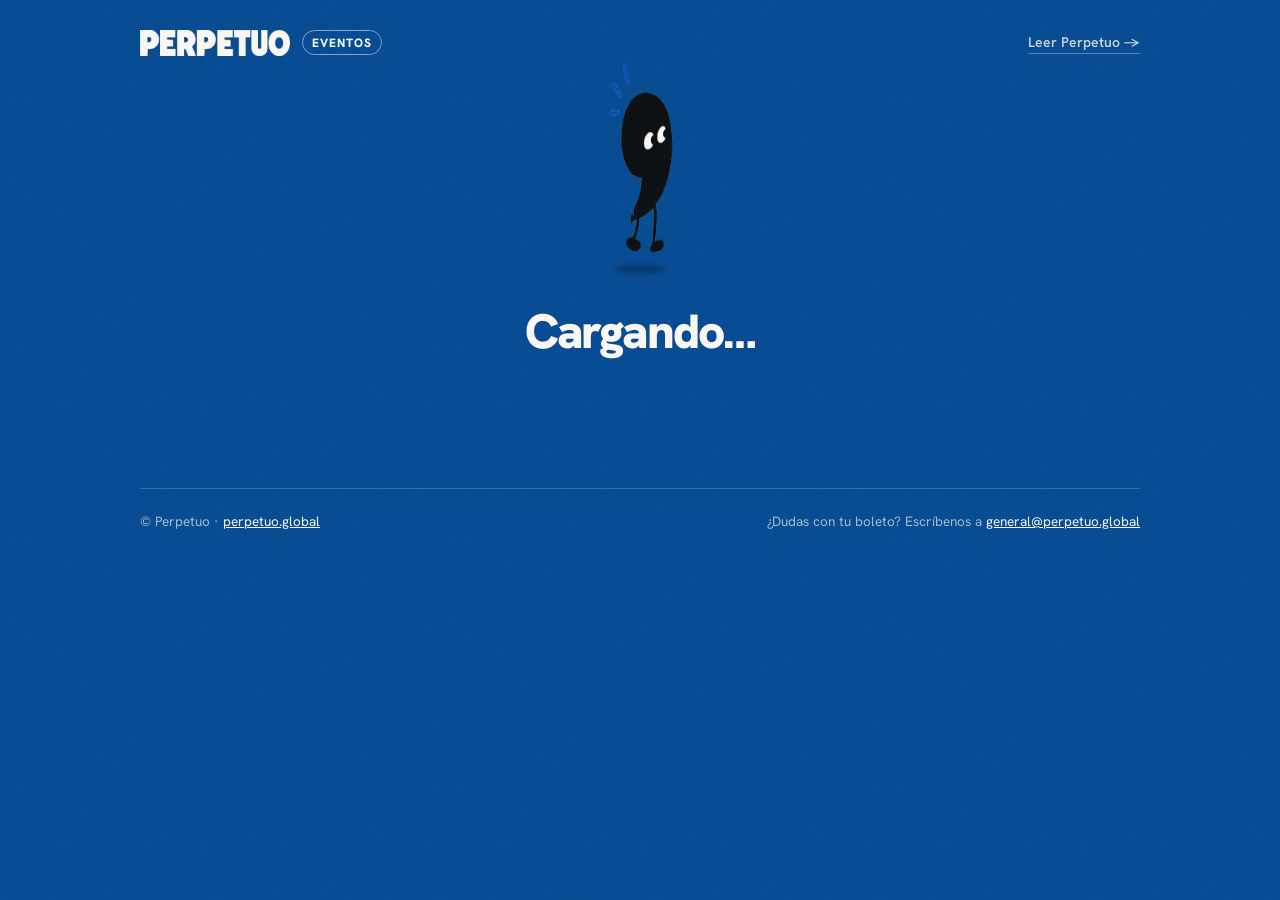
<file: e/perpetuo-toma-la-fil/index.html>
<!DOCTYPE html>
<html lang="es">
<head>
<meta charset="utf-8">
<meta name="viewport" content="width=device-width, initial-scale=1">
<title>Perpetuo toma la FIL · Perpetuo</title>
<meta name="description" content="Celebra la literatura con nosotros · sábado 28 de noviembre, 19:30 · Gastón Wine Bar">
<link rel="canonical" href="https://eventos.perpetuo.global/e/perpetuo-toma-la-fil/">
<link rel="icon" href="/favicon.ico" sizes="any">
<link rel="icon" type="image/png" sizes="32x32" href="/assets/icono/favicon-32.png">
<link rel="apple-touch-icon" href="/assets/icono/apple-touch-icon.png">
<meta property="og:type" content="website">
<meta property="og:site_name" content="Perpetuo">
<meta property="og:locale" content="es_MX">
<meta property="og:title" content="Perpetuo toma la FIL · Perpetuo">
<meta property="og:description" content="Celebra la literatura con nosotros · sábado 28 de noviembre, 19:30 · Gastón Wine Bar">
<meta property="og:url" content="https://eventos.perpetuo.global/e/perpetuo-toma-la-fil/">
<meta property="og:image" content="https://eventos.perpetuo.global/e/perpetuo-toma-la-fil/og.jpg?v=be5f3cb1d6">
<meta property="og:image:secure_url" content="https://eventos.perpetuo.global/e/perpetuo-toma-la-fil/og.jpg?v=be5f3cb1d6">
<meta property="og:image:type" content="image/jpeg">
<meta property="og:image:width" content="1200">
<meta property="og:image:height" content="630">
<meta property="og:image:alt" content="Perpetuo toma la FIL">
<meta name="twitter:card" content="summary_large_image">
<meta name="twitter:title" content="Perpetuo toma la FIL · Perpetuo">
<meta name="twitter:description" content="Celebra la literatura con nosotros · sábado 28 de noviembre, 19:30 · Gastón Wine Bar">
<meta name="twitter:image" content="https://eventos.perpetuo.global/e/perpetuo-toma-la-fil/og.jpg?v=be5f3cb1d6">
<meta name="theme-color" content="#074990">
<meta http-equiv="refresh" content="0; url=/#/e/perpetuo-toma-la-fil">
<script>location.replace("/" + location.search + "#/e/perpetuo-toma-la-fil");</script>
</head>
<body style="background:#074990;color:#FAF6F1;font-family:system-ui,sans-serif;text-align:center;padding:40px 16px">
<p><a href="/#/e/perpetuo-toma-la-fil" style="color:#FAF6F1">Perpetuo toma la FIL</a></p>
</body>
</html>
</file>
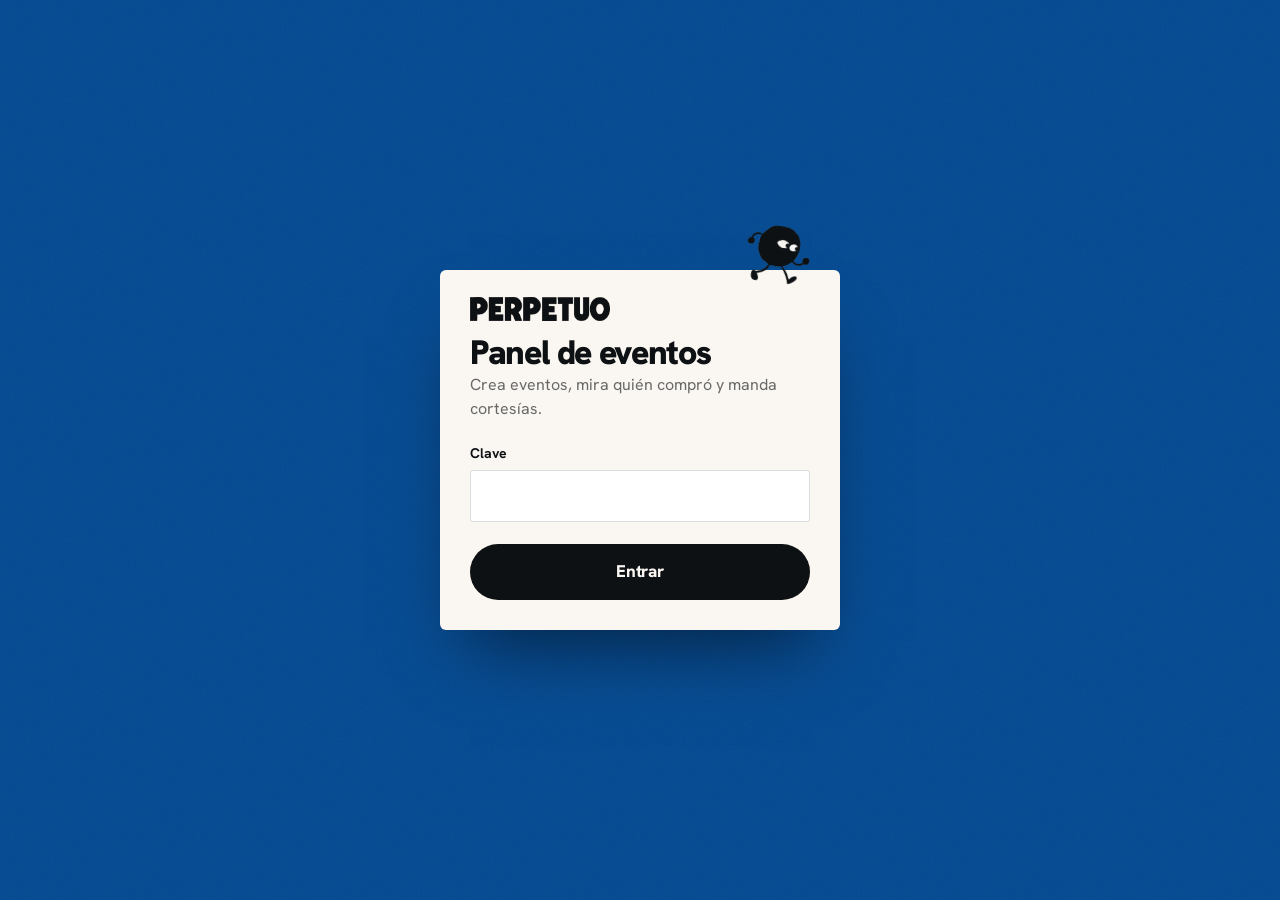
<file: admin.html>
<!DOCTYPE html>
<html lang="es">
<head>
<meta charset="utf-8">
<meta name="viewport" content="width=device-width, initial-scale=1, viewport-fit=cover">
<meta name="robots" content="noindex, nofollow">
<title>Panel de eventos · Perpetuo</title>
<link rel="icon" href="/favicon.ico" sizes="any">
<link rel="icon" type="image/png" sizes="32x32" href="/assets/icono/favicon-32.png">
<link rel="apple-touch-icon" href="/assets/icono/apple-touch-icon.png">
<link rel="preconnect" href="https://fonts.googleapis.com">
<link rel="preconnect" href="https://fonts.gstatic.com" crossorigin>
<link href="https://fonts.googleapis.com/css2?family=Hanken+Grotesk:ital,wght@0,400;0,500;0,600;0,700;0,800;0,900;1,400&family=Nanum+Pen+Script&display=swap" rel="stylesheet">
<link rel="stylesheet" href="assets/comun.css">
<style>
body.panel{ background:var(--papel-2); }

/* ---------------- ENTRAR ---------------- */
.entrar{ position:relative; z-index:1; min-height:100vh; display:grid; place-items:center; padding:20px; }
.entrar form{ position:relative; z-index:1; width:100%; max-width:400px; background:var(--papel); border-radius:6px; padding:34px 30px 30px; box-shadow:0 40px 70px -28px rgba(0,0,0,.55); animation:entra .6s var(--ease-out) both; }
.entrar .bicho{ width:64px; margin:-78px 0 14px auto; transform:rotate(8deg); }
.entrar .logo{ color:var(--tinta); width:140px; }
.entrar h1{ margin:14px 0 4px; font-size:34px; font-weight:900; letter-spacing:-.04em; line-height:1; }
.entrar p{ margin:0 0 22px; color:var(--gris); }
.entrar .btn{ width:100%; margin-top:4px; }
.demo-aviso{ margin-top:16px; padding:10px 12px; border-radius:3px; background:var(--lima); font-size:13.5px; font-weight:600; }
@keyframes entra{ from{ opacity:0; transform:translateY(18px); } to{ opacity:1; transform:none; } }

/* ---------------- PANEL ---------------- */
.barra{ position:sticky; top:0; z-index:20; display:flex; align-items:center; gap:14px; padding:12px 22px; background:var(--tinta); color:var(--papel); }
.barra .logo{ width:116px; }
.barra .que{ font-size:12px; font-weight:800; letter-spacing:.08em; text-transform:uppercase; padding:3px 9px 2px; border:1.5px solid rgba(250,246,241,.4); border-radius:999px; }
.barra .esp{ flex:1; }
.barra a, .barra button{ background:none; border:0; cursor:pointer; color:var(--papel); font-weight:700; font-size:14px; opacity:.8; text-decoration:none; }
.barra a:hover, .barra button:hover{ opacity:1; }
.modo-demo{ font-size:12px; font-weight:800; background:var(--lima); color:var(--tinta); padding:3px 9px; border-radius:999px; }

.app{ display:grid; grid-template-columns:300px minmax(0,1fr); min-height:calc(100vh - 56px); }
@media (max-width:900px){ .app{ grid-template-columns:1fr; } }
.lado{ position:sticky; top:56px; height:calc(100vh - 56px); overflow-y:auto; border-right:1px solid var(--linea); background:var(--papel); padding:20px 16px; }
@media (max-width:900px){ .lado{ position:static; height:auto; border-right:0; border-bottom:1px solid var(--linea); } }
.lado .btn{ width:100%; }
.lado h2{ margin:24px 4px 10px; font-size:12px; font-weight:800; letter-spacing:.08em; text-transform:uppercase; color:var(--gris); }
.evs{ list-style:none; margin:0; padding:0; display:grid; gap:6px; }
.ev{ display:grid; grid-template-columns:44px 1fr; gap:12px; align-items:center; width:100%; text-align:left; padding:9px 10px; border:0; border-radius:6px; background:transparent; cursor:pointer;
  transition:background-color .15s, transform .2s var(--ease-out); }
.ev:hover{ background:var(--papel-2); }
.ev.sel{ background:var(--papel-3); }
.ev .chip{ width:44px; height:48px; border-radius:4px; background:var(--c); color:var(--ct); display:flex; flex-direction:column; align-items:center; justify-content:center; line-height:1; text-transform:uppercase; }
.ev .chip b{ font-size:20px; font-weight:900; letter-spacing:-.04em; }
.ev .chip span{ font-size:10px; font-weight:800; letter-spacing:.08em; margin-top:2px; }
.ev h3{ margin:0; font-size:15px; font-weight:800; letter-spacing:-.01em; line-height:1.2; overflow:hidden; text-overflow:ellipsis; display:-webkit-box; -webkit-line-clamp:2; -webkit-box-orient:vertical; }
.ev small{ display:flex; gap:8px; align-items:center; margin-top:3px; font-size:12.5px; font-weight:600; color:var(--gris); }
.pill{ display:inline-block; font-size:11px; font-weight:800; letter-spacing:.04em; padding:2px 8px; border-radius:999px; background:var(--papel-3); color:var(--tinta); text-transform:uppercase; }
.pill.publicado, .pill.pagado{ background:var(--lima); }
.pill.borrador, .pill.pendiente{ background:var(--papel-3); }
.pill.oculto, .pill.expirado{ background:var(--tinta); color:var(--papel); }
.pill.gratis{ background:#cfe0f3; color:var(--azul); }
.pill.cortesía{ background:#f6d3cb; color:#8a2b19; }
.pill.cancelado{ background:transparent; box-shadow:inset 0 0 0 1.5px var(--linea); color:var(--gris); text-decoration:line-through; }
tr.cancelado td{ opacity:.55; }
.link-btn.quitar{ color:var(--rojo); }
.link-btn.quitar.seguro{ background:var(--rojo); color:#fff; text-decoration:none; padding:3px 9px; border-radius:999px; }
.pill.pasado{ background:transparent; box-shadow:inset 0 0 0 1.5px var(--linea); color:var(--gris); }

.principal{ padding:26px 32px 120px; min-width:0; }
@media (max-width:560px){ .principal{ padding:20px 16px 120px; } }
.cabeza{ display:flex; flex-wrap:wrap; align-items:flex-end; justify-content:space-between; gap:12px 20px; margin-bottom:20px; }
.cabeza h1{ margin:0; font-size:clamp(28px,3.6vw,40px); font-weight:900; letter-spacing:-.045em; line-height:1; }
.cabeza .sub{ margin-top:6px; color:var(--gris); font-weight:600; font-size:14px; }
.tabs{ display:flex; gap:4px; background:var(--papel-3); padding:4px; border-radius:999px; }
.tabs button{ border:0; background:transparent; cursor:pointer; padding:8px 16px; border-radius:999px; font-weight:800; font-size:14px; transition:background-color .2s; }
.tabs button[aria-selected="true"]{ background:var(--tinta); color:var(--papel); }

.stats{ display:grid; grid-template-columns:repeat(4, minmax(0,1fr)); gap:12px; margin-bottom:24px; }
@media (max-width:700px){ .stats{ grid-template-columns:repeat(2, minmax(0,1fr)); } }
.stat{ background:var(--papel); border-radius:6px; padding:14px 16px; }
.stat small{ display:block; font-size:11.5px; font-weight:800; letter-spacing:.08em; text-transform:uppercase; color:var(--gris); }
.stat b{ display:block; margin-top:4px; font-size:28px; font-weight:900; letter-spacing:-.04em; line-height:1; font-variant-numeric:tabular-nums; }
.stat .barra-cupo{ height:4px; border-radius:99px; background:var(--papel-3); margin-top:10px; overflow:hidden; }
.stat .barra-cupo i{ display:block; height:100%; background:var(--rojo); border-radius:99px; transition:width .8s var(--ease-out); }

/* formulario */
.editor{ display:grid; grid-template-columns:minmax(0,1fr) 340px; gap:28px; align-items:start; }
@media (max-width:1180px){ .editor{ grid-template-columns:1fr; } }
.bloque{ background:var(--papel); border-radius:6px; padding:22px 22px 6px; margin-bottom:16px; }
.bloque h2{ margin:0 0 16px; font-size:13px; font-weight:800; letter-spacing:.08em; text-transform:uppercase; color:var(--azul); }
.fila{ display:grid; grid-template-columns:repeat(var(--n,2), minmax(0,1fr)); gap:0 14px; }
@media (max-width:640px){ .fila{ grid-template-columns:1fr; } }
.ayuda{ display:block; margin-top:5px; font-size:12.5px; color:var(--gris); }
.segmento{ display:flex; gap:4px; background:var(--papel-2); padding:4px; border-radius:999px; width:max-content; max-width:100%; flex-wrap:wrap; }
.segmento label{ cursor:pointer; }
.segmento input{ position:absolute; opacity:0; pointer-events:none; }
.segmento span{ display:block; padding:8px 14px; border-radius:999px; font-weight:800; font-size:14px; transition:background-color .2s; }
.segmento input:checked + span{ background:var(--tinta); color:var(--papel); }
.segmento input:focus-visible + span{ outline:3px solid var(--azul); outline-offset:2px; }
.signos, .colores{ display:flex; gap:10px; flex-wrap:wrap; }
.signos label, .colores label{ cursor:pointer; position:relative; }
.signos input, .colores input{ position:absolute; opacity:0; pointer-events:none; }
.signos .op{ display:grid; place-items:center; width:70px; height:76px; border-radius:6px; background:var(--papel-2); box-shadow:inset 0 0 0 2px transparent; transition:box-shadow .2s, background-color .2s; }
.signos .op .bicho{ width:34px; }
.signos .op .bicho *{ animation-play-state:paused; }
.signos input:checked + .op{ box-shadow:inset 0 0 0 2px var(--tinta); background:var(--papel-3); }
.signos input:checked + .op .bicho *{ animation-play-state:running; }
.colores .op{ display:block; width:44px; height:44px; border-radius:50%; background:var(--c); box-shadow:0 0 0 3px var(--papel), 0 0 0 3px transparent; transition:box-shadow .2s, transform .2s var(--ease-spring); }
.colores input:checked + .op{ box-shadow:0 0 0 3px var(--papel), 0 0 0 5px var(--tinta); transform:scale(1.06); }
.signos input:focus-visible + .op, .colores input:focus-visible + .op{ outline:3px solid var(--azul); outline-offset:3px; }
.imagen{ display:grid; grid-template-columns:120px 1fr; gap:14px; align-items:center; }
.formato{ display:flex; align-items:center; gap:4px; flex-wrap:wrap; padding:6px; border:1.5px solid var(--linea); border-bottom:0; border-radius:3px 3px 0 0; background:var(--papel-2); }
.formato button{ min-width:34px; height:30px; padding:0 9px; border:0; border-radius:4px; background:transparent; cursor:pointer; font-size:14px; transition:background-color .15s; }
.formato button:hover{ background:var(--papel-3); }
.formato small{ margin-left:auto; padding-right:6px; font-size:12px; color:var(--gris); }
.formato + .input{ border-radius:0 0 3px 3px; }
.invs{ display:grid; gap:10px; margin-bottom:14px; }
.inv{ display:grid; grid-template-columns:64px 1fr auto; gap:14px; align-items:center; padding:10px; border-radius:6px; background:var(--papel-2); animation:entra .3s var(--ease-out); }
.inv-foto{ position:relative; width:64px; height:64px; border-radius:50%; cursor:pointer; background:var(--papel-3) center 25%/cover no-repeat; display:grid; place-items:center;
  font-weight:900; font-size:20px; color:var(--gris); overflow:hidden; transition:box-shadow .2s; }
.inv-foto:hover{ box-shadow:0 0 0 3px var(--azul); }
.inv-foto::after{ content:"Foto"; position:absolute; inset:auto 0 0; padding:3px 0 5px; background:rgba(13,17,20,.6); color:var(--papel); font-size:10.5px; font-weight:800; text-align:center; opacity:0; transition:opacity .2s; }
.inv-foto:hover::after{ opacity:1; }
.inv-foto input{ position:absolute; inset:0; opacity:0; cursor:pointer; }
.inv-foto.cargando{ animation:late 1s ease-in-out infinite; }
.inv-campos{ display:grid; gap:6px; min-width:0; }
.inv-campos .input{ padding:9px 11px; font-size:15px; }
.inv-campos .input:first-child{ font-weight:800; }
.inv-quitar{ width:34px; height:34px; border:0; border-radius:50%; background:transparent; cursor:pointer; font-size:22px; line-height:1; color:var(--gris); }
.inv-quitar:hover{ background:var(--papel-3); color:var(--rojo); }
.estado-con{ display:flex; flex-wrap:wrap; align-items:center; gap:10px 22px; margin-bottom:16px; padding:12px 16px; border-radius:6px; background:var(--papel); font-size:14px; font-weight:600; }
.estado-con .luz{ display:inline-flex; align-items:center; gap:7px; }
.estado-con .luz::before{ content:""; width:9px; height:9px; border-radius:50%; background:var(--gris); }
.estado-con .ok::before{ background:#5d9b1c; } .estado-con .medio::before{ background:#e0a100; } .estado-con .mal::before{ background:var(--rojo); }
.estado-con a{ margin-left:auto; color:var(--azul); font-weight:800; }
.estado-con.alerta{ background:var(--tinta); color:var(--papel); }
.estado-con.alerta a{ color:var(--lima); }
.imagen .mini{ width:120px; aspect-ratio:16/9; border-radius:4px; background:var(--papel-3) center/cover no-repeat; display:grid; place-items:center; font-size:12px; font-weight:700; color:var(--gris); text-align:center; }
.imagen .acciones{ display:flex; flex-wrap:wrap; gap:8px; }
.subir{ position:relative; overflow:hidden; }
.subir input{ position:absolute; inset:0; opacity:0; cursor:pointer; }

/* vista previa */
.previa{ position:sticky; top:76px; }
.previa > small{ display:block; margin:0 0 10px; font-size:12px; font-weight:800; letter-spacing:.08em; text-transform:uppercase; color:var(--gris); }
.previa .marco{ background:var(--azul); border-radius:6px; padding:30px 18px 22px; position:relative; overflow:hidden; }
.pv{ position:relative; display:grid; grid-template-columns:72px 1fr; background:var(--papel); border-radius:6px; filter:drop-shadow(0 14px 18px rgba(0,0,0,.3)); }
.pv .f{ background:var(--c); color:var(--ct); border-radius:6px 0 0 6px; display:flex; flex-direction:column; align-items:center; justify-content:center; padding:12px 4px; text-transform:uppercase; line-height:1; }
.pv .f span{ font-size:10px; font-weight:800; letter-spacing:.1em; }
.pv .f b{ font-size:34px; font-weight:900; letter-spacing:-.06em; margin:3px 0; }
.pv .cu{ padding:14px 14px 12px; min-width:0; }
.pv .cu small{ font-size:11.5px; font-weight:800; color:var(--azul); }
.pv .cu h3{ margin:3px 0 0; font-size:19px; font-weight:900; letter-spacing:-.035em; line-height:1.05; word-wrap:break-word; }
.pv .cu .pr{ display:flex; justify-content:space-between; align-items:center; margin-top:10px; padding-top:9px; border-top:2px dashed rgba(13,17,20,.2); font-weight:900; font-size:17px; letter-spacing:-.03em; }
.pv .cu .pr span{ font-size:12px; font-weight:800; padding:4px 10px; border-radius:999px; background:var(--tinta); color:var(--papel); letter-spacing:0; }
.pv-signo{ position:absolute; right:22px; top:-2px; width:40px; z-index:2; }
.previa .borr{ position:absolute; top:12px; left:14px; font-family:var(--mano); font-size:24px; color:var(--lima); transform:rotate(-4deg); }
.previa .ir{ display:inline-block; margin-top:12px; font-weight:700; font-size:14px; color:var(--azul); }

.guardar{ position:fixed; z-index:15; left:300px; right:0; bottom:0; display:flex; align-items:center; gap:14px; justify-content:flex-end; padding:14px 32px;
  background:rgba(250,246,241,.92); backdrop-filter:blur(10px); -webkit-backdrop-filter:blur(10px); border-top:1px solid var(--linea); transform:translateY(100%); transition:transform .4s var(--ease-out); }
.guardar.on{ transform:none; }
.guardar .cambios{ margin-right:auto; font-weight:700; font-size:14px; color:var(--gris); display:flex; align-items:center; gap:8px; }
.guardar .cambios::before{ content:""; width:8px; height:8px; border-radius:50%; background:var(--rojo); animation:late 1.4s ease-in-out infinite; }
@keyframes late{ 50%{ opacity:.3; } }
@media (max-width:900px){ .guardar{ left:0; padding:12px 16px; } }

/* asistentes */
.herr{ display:flex; flex-wrap:wrap; gap:10px; align-items:center; margin-bottom:14px; }
.herr .input{ max-width:280px; padding:10px 12px; font-size:15px; }
.herr .esp{ flex:1; }
.tabla-wrap{ background:var(--papel); border-radius:6px; overflow:auto; }
table{ width:100%; border-collapse:collapse; font-size:14.5px; }
th{ text-align:left; font-size:11.5px; font-weight:800; letter-spacing:.07em; text-transform:uppercase; color:var(--gris); padding:12px 14px; border-bottom:1.5px solid var(--tinta); white-space:nowrap; }
td{ padding:11px 14px; border-bottom:1px solid var(--linea); vertical-align:middle; }
tr:last-child td{ border-bottom:0; }
td.folio{ font-weight:900; letter-spacing:.03em; color:var(--rojo); white-space:nowrap; }
td .quien b{ display:block; font-weight:800; }
td .quien span{ color:var(--gris); font-size:13.5px; }
td.num{ text-align:right; font-variant-numeric:tabular-nums; white-space:nowrap; }
td small{ color:var(--gris); font-size:12.5px; }
tr.vino td{ background:rgba(195,215,58,.14); }
.marca-asis{ display:inline-flex; width:30px; height:30px; border-radius:50%; border:1.5px solid var(--linea); background:#fff; cursor:pointer; align-items:center; justify-content:center; transition:background-color .15s, transform .2s var(--ease-spring); }
.marca-asis svg{ width:16px; height:16px; opacity:0; }
.marca-asis[aria-pressed="true"]{ background:var(--lima); border-color:var(--lima); transform:scale(1.08); }
.marca-asis[aria-pressed="true"] svg{ opacity:1; }
.link-btn{ background:none; border:0; cursor:pointer; font-weight:700; font-size:13.5px; color:var(--azul); text-decoration:underline; text-underline-offset:3px; white-space:nowrap; }
.vacio-t{ padding:40px 20px; text-align:center; color:var(--gris); }
.vacio-t .bicho{ width:52px; margin:0 auto 10px; }

.cortesia{ background:var(--papel); border-radius:6px; padding:18px 18px 2px; margin-bottom:14px; animation:entra .35s var(--ease-out); }
.cortesia .fila{ --n:4; align-items:end; }
@media (max-width:900px){ .cortesia .fila{ --n:1; } }

.nav-resumen{ display:flex; align-items:center; gap:12px; width:100%; margin-bottom:10px; padding:11px 12px; border:0; border-radius:6px; background:transparent; cursor:pointer;
  font-weight:800; font-size:15px; text-align:left; transition:background-color .15s; }
.nav-resumen:hover{ background:var(--papel-2); }
.nav-resumen.sel{ background:var(--papel-3); }
.nav-resumen svg{ width:20px; height:20px; }

/* ---------------- RESUMEN ---------------- */
.stat .delta{ display:inline-block; margin-top:8px; font-size:12.5px; font-weight:800; color:var(--gris); }
.stat .delta.sube{ color:#3f6b12; } .stat .delta.baja{ color:#a33a24; }
.stat .nota{ display:block; margin-top:8px; font-size:12.5px; font-weight:600; color:var(--gris); }
.stat.hero{ background:var(--tinta); color:var(--papel); }
.stat.hero small, .stat.hero .nota{ color:rgba(250,246,241,.65); }
.stat.hero b{ color:var(--lima); }
.stat.hero .delta.sube{ color:var(--lima); } .stat.hero .delta.baja{ color:#ff8a73; }
.tablero{ display:grid; grid-template-columns:minmax(0,1.5fr) minmax(0,1fr); gap:16px; align-items:start; }
@media (max-width:1180px){ .tablero{ grid-template-columns:1fr; } }
.tarjeta{ background:var(--papel); border-radius:6px; padding:20px 22px 22px; min-width:0; }
.tarjeta-cab{ display:flex; flex-wrap:wrap; align-items:center; justify-content:space-between; gap:10px; margin-bottom:18px; }
.tarjeta h2{ margin:0; font-size:18px; font-weight:900; letter-spacing:-.025em; }
.tarjeta h2 small{ display:block; margin-top:2px; font-size:13px; font-weight:600; letter-spacing:0; color:var(--gris); }
.segmento.chico span{ padding:6px 12px; font-size:13px; }

/* gráfica de barras por día */
.grafica{ position:relative; display:grid; grid-template-columns:auto 1fr; gap:0 10px; }
.g-eje{ position:relative; height:220px; min-width:34px; font-size:11.5px; font-weight:600; color:var(--gris); text-align:right; font-variant-numeric:tabular-nums; }
.g-eje span{ position:absolute; right:0; transform:translateY(50%); line-height:1; white-space:nowrap; }
.g-area{ position:relative; height:220px; border-bottom:1.5px solid var(--tinta); }
.g-area .linea{ position:absolute; left:0; right:0; height:1px; background:var(--linea); }
.g-barras{ position:absolute; inset:0; display:flex; align-items:flex-end; gap:2px; }
.g-col{ flex:1; height:100%; display:flex; align-items:flex-end; cursor:default; min-width:0; }
.g-col i{ display:block; width:100%; max-width:26px; margin:0 auto; background:var(--azul); border-radius:4px 4px 0 0; min-height:0;
  transform-origin:bottom; animation:crece .7s var(--ease-out) both; animation-delay:calc(var(--n) * 12ms); transition:background-color .15s; }
.g-col:hover i, .g-col.on i{ background:var(--rojo); }
@keyframes crece{ from{ transform:scaleY(0); } }
.g-x{ grid-column:2; display:flex; justify-content:space-between; margin-top:7px; font-size:11.5px; font-weight:600; color:var(--gris); }
.g-tip{ position:absolute; z-index:5; pointer-events:none; transform:translate(-50%, calc(-100% - 10px)); background:var(--tinta); color:var(--papel); border-radius:6px; padding:8px 11px;
  font-size:13px; line-height:1.35; white-space:nowrap; box-shadow:0 10px 20px -8px rgba(0,0,0,.4); opacity:0; transition:opacity .12s; }
.g-tip.on{ opacity:1; }
.g-tip b{ display:block; font-size:15px; font-weight:900; }
.g-vacio{ display:grid; place-items:center; height:220px; color:var(--gris); font-weight:600; font-size:14px; text-align:center; }

/* ocupación de próximos */
.ocup{ list-style:none; margin:0; padding:0; display:grid; gap:4px; }
.ocup button{ display:grid; grid-template-columns:40px 1fr auto; gap:12px; align-items:center; width:100%; padding:9px 8px; border:0; border-radius:6px; background:transparent; cursor:pointer; text-align:left; transition:background-color .15s; }
.ocup button:hover{ background:var(--papel-2); }
.ocup .chip{ width:40px; height:44px; border-radius:4px; background:var(--c); color:var(--ct); display:flex; flex-direction:column; align-items:center; justify-content:center; line-height:1; text-transform:uppercase; }
.ocup .chip b{ font-size:18px; font-weight:900; letter-spacing:-.04em; } .ocup .chip span{ font-size:9.5px; font-weight:800; letter-spacing:.08em; margin-top:2px; }
.ocup h3{ margin:0 0 6px; font-size:14.5px; font-weight:800; line-height:1.2; overflow:hidden; text-overflow:ellipsis; white-space:nowrap; }
.ocup .pista{ height:6px; border-radius:99px; background:var(--papel-3); overflow:hidden; }
.ocup .pista i{ display:block; height:100%; border-radius:99px; background:var(--azul); transform-origin:left; animation:llena .9s var(--ease-out) both; }
.ocup .lleno .pista i{ background:var(--rojo); }
@keyframes llena{ from{ transform:scaleX(0); } }
.ocup .cifra{ text-align:right; font-size:13px; font-weight:600; color:var(--gris); white-space:nowrap; font-variant-numeric:tabular-nums; }
.ocup .cifra b{ display:block; font-size:15px; font-weight:900; color:var(--tinta); }

/* actividad */
.feed{ list-style:none; margin:0; padding:0; }
.feed li{ display:grid; grid-template-columns:auto 1fr auto; gap:12px; align-items:center; padding:11px 0; border-bottom:1px solid var(--linea); font-size:14px; animation:entra .4s var(--ease-out) both; animation-delay:calc(var(--n) * 40ms); }
.feed li:last-child{ border-bottom:0; }
.feed .punto{ width:10px; height:10px; border-radius:50%; background:var(--c); box-shadow:0 0 0 3px var(--papel), 0 0 0 4px var(--linea); }
.feed b{ font-weight:800; }
.feed small{ display:block; color:var(--gris); font-size:12.5px; margin-top:1px; }
.feed .monto{ font-weight:900; font-variant-numeric:tabular-nums; white-space:nowrap; }
.vacio-chico{ padding:24px 0 8px; text-align:center; color:var(--gris); font-size:14px; }
</style>
</head>
<body>
<!-- ENTRAR -->
<div class="entrar grano" id="entrar" style="background:var(--fondo)">
  <form id="fEntrar" novalidate>
    <span data-b="punto"></span>
    <span class="logo" role="img" aria-label="Perpetuo"></span>
    <h1>Panel de eventos</h1>
    <p>Crea eventos, mira quién compró y manda cortesías.</p>
    <label class="field" data-f="clave"><span class="lbl">Clave</span>
      <input class="input" name="clave" type="password" autocomplete="current-password" required><span class="msg" id="msgClave">Esa no es la clave.</span></label>
    <button class="btn" type="submit" id="bEntrar">Entrar</button>
    <p class="demo-aviso" id="avisoDemo" hidden>Modo demostración: sin backend conectado. La clave es <b>perpetuo</b> y todo se guarda solo en este navegador.</p>
  </form>
</div>

<!-- PANEL -->
<div id="panel" hidden>
  <header class="barra">
    <span class="logo" role="img" aria-label="Perpetuo"></span><span class="que">Panel</span>
    <span class="modo-demo" id="chipDemo" hidden>Demostración</span>
    <span class="esp"></span>
    <a href="./" target="_blank" rel="noopener">Ver sitio ↗</a>
    <button type="button" id="salir">Salir</button>
  </header>
  <div class="app">
    <aside class="lado">
      <button class="nav-resumen" type="button" id="navResumen"><svg viewBox="0 0 24 24" fill="none" stroke="currentColor" stroke-width="2.4" stroke-linecap="round" stroke-linejoin="round" aria-hidden="true"><path d="M4 20V10M10 20V4M16 20v-7M22 20H2"/></svg>Resumen</button>
      <button class="btn" type="button" id="nuevo"><svg viewBox="0 0 24 24" fill="none" stroke="currentColor" stroke-width="2.8" stroke-linecap="round" aria-hidden="true"><path d="M12 5v14M5 12h14"/></svg>Nuevo evento</button>
      <h2>Próximos</h2><ul class="evs" id="evsProx"></ul>
      <h2 id="hPas">Pasados</h2><ul class="evs" id="evsPas"></ul>
    </aside>
    <main class="principal" id="principal"></main>
  </div>
  <div class="guardar" id="barraGuardar">
    <span class="cambios">Cambios sin guardar</span>
    <button class="btn btn--ghost btn--sm" type="button" id="descartar">Descartar</button>
    <button class="btn btn--sm" type="button" id="bGuardar">Guardar</button>
  </div>
</div>
<div class="toast" id="toast" role="status"></div>

<script src="assets/comun.js"></script>
<script>
const $ = s => document.querySelector(s);
const CLAVE_SESION = "perpetuo-eventos-admin";
let clave = "";
let EVENTOS = [];
let sel = null;          // id del evento abierto ("" = nuevo)
let pestana = "evento";
let REGISTROS = [];
let sucio = false;

const VACIO = { id: "", estado: "borrador", titulo: "", subtitulo: "", fecha: "", hora: "19:00", horaFin: "", lugar: "", direccion: "", mapa: "",
  descripcion: "", imagen: "", invitados: [], precio: 0, cupo: 0, apartados: 0, signo: "punto", color: "azul", notaCorreo: "", slug: "" };
const color = e => "c-" + (COLORES.includes(e.color) ? e.color : "azul");
const adm = (accion, datos) => api(accion, { clave, ...datos });

let tToast;
function toast(texto, mal) {
  const t = $("#toast");
  t.textContent = texto; t.classList.toggle("mal", !!mal); t.classList.add("on");
  clearTimeout(tToast); tToast = setTimeout(() => t.classList.remove("on"), 3600);
}
function cargando(btn, si, texto) {
  if (si) { btn.dataset.orig = btn.innerHTML; btn.disabled = true; btn.innerHTML = `<span class="gira"></span>${texto || ""}`; }
  else { btn.disabled = false; btn.innerHTML = btn.dataset.orig; }
}

/* ---------------- entrar ---------------- */
pintarBichos();
if (!CONFIG.API_URL) { $("#avisoDemo").hidden = false; $("#chipDemo").hidden = false; }

$("#fEntrar").addEventListener("submit", async ev => {
  ev.preventDefault();
  const f = ev.target, b = $("#bEntrar");
  f.querySelector('[data-f="clave"]').classList.remove("bad");
  cargando(b, true, "Entrando…");
  try { await api("admin.entrar", { clave: f.clave.value }); clave = f.clave.value; try { sessionStorage.setItem(CLAVE_SESION, clave); } catch (e) {} abrir(); }
  catch (e) { $("#msgClave").textContent = errorTexto(e); f.querySelector('[data-f="clave"]').classList.add("bad"); f.clave.select(); }
  cargando(b, false);
});
$("#salir").addEventListener("click", () => { if (!confirmarSalir()) return; try { sessionStorage.removeItem(CLAVE_SESION); } catch (e) {} location.reload(); });

async function abrir() {
  $("#entrar").hidden = true; $("#panel").hidden = false; document.body.classList.add("panel");
  await cargarEventos();
  const h = location.hash.slice(1);
  if (h && EVENTOS.some(e => e.id === h)) elegir(h); else pintarPrincipal();
}

try { clave = sessionStorage.getItem(CLAVE_SESION) || ""; } catch (e) {}
if (clave) api("admin.entrar", { clave }).then(abrir).catch(() => { clave = ""; });

/* ---------------- lista lateral ---------------- */
async function cargarEventos() {
  try { EVENTOS = (await adm("admin.eventos")).eventos; }
  catch (e) { toast(errorTexto(e), true); }
  pintarLado();
}
function pintarLado() {
  const hoy = hoyISO();
  const orden = (a, b) => (a.fecha + a.hora).localeCompare(b.fecha + b.hora);
  const prox = EVENTOS.filter(e => e.fecha >= hoy).sort(orden), pas = EVENTOS.filter(e => e.fecha < hoy).sort(orden).reverse();
  const item = e => `<li><button type="button" class="ev ${color(e)}${e.id === sel ? " sel" : ""}" data-id="${e.id}">
      <span class="chip"><b>${fecha.dia(e.fecha)}</b><span>${fecha.mes(e.fecha)}</span></span>
      <span><h3>${esc(e.titulo)}</h3><small><span class="pill ${e.estado}">${e.estado}</span>${tomados(e)}${e.cupo ? "/" + e.cupo : ""} lugares</small></span></button></li>`;
  $("#evsProx").innerHTML = prox.map(item).join("") || '<li style="padding:6px 4px;color:var(--gris);font-size:14px">Ninguno todavía.</li>';
  $("#evsPas").innerHTML = pas.map(item).join("");
  $("#hPas").hidden = !pas.length;
  document.querySelectorAll(".ev").forEach(b => b.addEventListener("click", () => elegir(b.dataset.id)));
  $("#navResumen").classList.toggle("sel", sel === null);
}

function confirmarSalir() { return !sucio || confirm("Tienes cambios sin guardar. ¿Descartarlos?"); }
function elegir(id, tab = "evento") {
  if (!confirmarSalir()) return;
  sel = id; pestana = tab; marcarSucio(false);
  history.replaceState(null, "", id ? "#" + id : location.pathname);
  pintarLado(); pintarPrincipal();
  if (tab === "asistentes") cargarRegistros();
}
$("#nuevo").addEventListener("click", () => elegir(""));
$("#navResumen").addEventListener("click", () => elegir(null));
window.addEventListener("beforeunload", e => { if (sucio) { e.preventDefault(); e.returnValue = ""; } });

/* ---------------- principal ---------------- */
function pintarPrincipal() {
  const m = $("#principal");
  if (sel === null) { pintarResumen(); return; }
  const e = EVENTOS.find(x => x.id === sel) || { ...VACIO, fecha: "" };
  const nuevo = !e.id;
  m.innerHTML = `
    <div class="cabeza">
      <div><h1>${nuevo ? "Nuevo evento" : esc(e.titulo)}</h1>
        ${nuevo ? '<div class="sub">Se guarda como borrador hasta que lo publiques.</div>' : `<div class="sub">${fecha.conAnio(e.fecha)} · <span class="pill ${e.estado}">${e.estado}</span></div>`}</div>
      ${nuevo ? "" : `<div class="tabs" role="tablist">
        <button role="tab" type="button" data-t="evento" aria-selected="${pestana === "evento"}">Evento</button>
        <button role="tab" type="button" data-t="asistentes" aria-selected="${pestana === "asistentes"}">Asistentes · ${e.registros || 0}</button></div>`}
    </div>
    ${nuevo ? "" : stats(e)}
    <div id="contenido"></div>`;
  m.querySelectorAll(".tabs button").forEach(b => b.addEventListener("click", () => {
    if (b.dataset.t === pestana || !confirmarSalir()) return;
    pestana = b.dataset.t; marcarSucio(false);
    m.querySelectorAll(".tabs button").forEach(x => x.setAttribute("aria-selected", x === b));
    pintarContenido(e);
    if (pestana === "asistentes") cargarRegistros();
  }));
  pintarContenido(e);
}

function stats(e) {
  const p = e.cupo ? Math.min(tomados(e) / e.cupo, 1) : 0;
  return `<div class="stats">
    <div class="stat"><small>Lugares tomados</small><b>${tomados(e)}</b>${e.cupo ? `<div class="barra-cupo"><i style="width:${(p * 100).toFixed(1)}%"></i></div>` : ""}${apartadosDe(e) ? `<span class="nota">${e.vendidos || 0} por la página + ${apartadosDe(e)} a mano</span>` : ""}</div>
    <div class="stat"><small>Cupo</small><b>${e.cupo || "∞"}</b></div>
    <div class="stat"><small>Ingresos</small><b>${dinero(e.ingresos)}</b></div>
    <div class="stat"><small>Precio</small><b>${e.precio > 0 ? dinero(e.precio) : "Gratis"}</b></div></div>`;
}

function pintarContenido(e) {
  const c = $("#contenido");
  if (pestana === "asistentes") { c.innerHTML = '<div class="tabla-wrap"><div class="vacio-t"><span data-b="coma"></span>Cargando asistentes…</div></div>'; pintarBichos(c); return; }
  c.innerHTML = formulario(e);
  pintarBichos(c);
  activarFormulario(e);
}

/* ---------------- formulario de evento ---------------- */
function formulario(e) {
  const campo = (n, lbl, attrs = "", ayuda = "") => `<label class="field" data-f="${n}"><span class="lbl">${lbl}</span>
    <input class="input" name="${n}" value="${esc(e[n])}" ${attrs}>${ayuda ? `<span class="ayuda">${ayuda}</span>` : ""}</label>`;
  return `<form class="editor" id="fEvento" novalidate>
    <div>
      <section class="bloque"><h2>Lo básico</h2>
        ${campo("titulo", "Título", 'maxlength="140" required placeholder="Noche de crónica"')}
        ${campo("subtitulo", "Subtítulo <small>Una línea que antoje</small>", 'maxlength="300"')}
        <div class="field"><span class="lbl">Descripción</span>
          <div class="formato" role="toolbar" aria-label="Formato">
            <button type="button" data-fmt="**" title="Negritas"><b>N</b></button>
            <button type="button" data-fmt="*" title="Cursivas"><i>C</i></button>
            <button type="button" data-fmt="enlace" title="Enlace">Enlace</button>
            <small>Separa los párrafos con una línea en blanco</small></div>
          <textarea class="input" name="descripcion" rows="9" maxlength="8000" placeholder="Cuenta de qué va el evento, quién participa y qué esperar.">${esc(e.descripcion)}</textarea></div>
      </section>
      <section class="bloque"><h2>Invitados</h2>
        <p class="ayuda" style="margin:-8px 0 14px">Quién lee, platica o da el taller. Aparecen con su foto en la página del evento y en la portada.</p>
        <div class="invs" id="invs">${(e.invitados || []).map(filaInvitado).join("")}</div>
        <button class="btn btn--ghost btn--sm" type="button" id="masInv" style="margin-bottom:18px">+ Agregar invitado</button>
      </section>
      <section class="bloque"><h2>Cuándo y dónde</h2>
        <div class="fila" style="--n:3">
          ${campo("fecha", "Fecha", 'type="date" required')}
          ${campo("hora", "Empieza", 'type="time" required')}
          ${campo("horaFin", "Termina <small>Opcional</small>", 'type="time"')}
        </div>
        <div class="fila">
          ${campo("lugar", "Lugar", 'maxlength="140" placeholder="Foro Perpetuo"')}
          ${campo("direccion", "Dirección", 'maxlength="240" placeholder="Calle, colonia, ciudad"')}
        </div>
        ${campo("mapa", "Enlace al mapa <small>Opcional</small>", 'type="url" placeholder="https://maps.app.goo.gl/…"', "Si lo dejas vacío, usamos la dirección para abrir Google Maps.")}
      </section>
      <section class="bloque"><h2>Boletos</h2>
        <div class="fila">
          ${campo("precio", "Precio por persona (MXN)", 'type="number" min="0" step="1" inputmode="numeric"', "0 = gratis, solo registro.")}
          ${campo("cupo", "Cupo", 'type="number" min="0" step="1" inputmode="numeric"', "0 = sin límite.")}
        </div>
        ${campo("apartados", "Lugares ya tomados <small>Opcional</small>", 'type="number" min="0" step="1" inputmode="numeric"', "Lugares vendidos o apartados fuera de la página (taquilla, invitados, transferencia). Se restan del cupo en el sitio, sin registros ni correos.")}
        <label class="field"><span class="lbl">Nota para el correo de confirmación <small>Opcional</small></span>
          <textarea class="input" name="notaCorreo" rows="3" maxlength="1000" placeholder="Las puertas abren a las 19:00. Trae libreta.">${esc(e.notaCorreo)}</textarea></label>
      </section>
      <section class="bloque"><h2>Cómo se ve</h2>
        <div class="field"><span class="lbl">Foto principal <small>Opcional · horizontal; puede ser la foto del invitado</small></span>
          <div class="imagen"><span class="mini" id="mini">${e.imagen ? "" : "Sin imagen: usamos un póster con el signo"}</span>
            <div><div class="acciones">
              <span class="btn btn--ghost btn--sm subir">Subir foto<input type="file" accept="image/jpeg,image/png,image/webp" id="archivo"></span>
              <button class="btn btn--ghost btn--sm" type="button" id="quitarImg"${e.imagen ? "" : " hidden"}>Quitar</button></div>
              <input class="input" name="imagen" value="${esc(e.imagen && !e.imagen.startsWith("data:") ? e.imagen : "")}" placeholder="…o pega la URL de una imagen" style="margin-top:8px;font-size:14px;padding:9px 11px">
            </div></div></div>
        <div class="field"><span class="lbl">Signo</span><div class="signos">${SIGNOS.map(s =>
          `<label><input type="radio" name="signo" value="${s}"${e.signo === s ? " checked" : ""}><span class="op" title="${s}"><span data-b="${s}"></span></span><span class="sr">${s}</span></label>`).join("")}</div></div>
        <div class="field"><span class="lbl">Color</span><div class="colores">${COLORES.map(c =>
          `<label class="c-${c}"><input type="radio" name="color" value="${c}"${e.color === c ? " checked" : ""}><span class="op" title="${c}"></span><span class="sr">${c}</span></label>`).join("")}</div></div>
      </section>
      <section class="bloque"><h2>Publicación</h2>
        <div class="field"><div class="segmento">${[["publicado", "Publicado"], ["borrador", "Borrador"], ["oculto", "Oculto"]].map(([v, t]) =>
          `<label><input type="radio" name="estado" value="${v}"${e.estado === v ? " checked" : ""}><span>${t}</span></label>`).join("")}</div>
          <span class="ayuda">Borrador y oculto no aparecen en el sitio. Oculto sirve para cerrar un evento sin borrar sus registros.</span></div>
        ${campo("slug", "Dirección del evento", 'maxlength="80" placeholder="se genera con el título"', `eventos.perpetuo.global/e/<b id="slugVer">${esc(e.slug || "…")}</b>`)}
      </section>
    </div>
    <aside class="previa" aria-label="Vista previa">
      <small>Así se ve en el sitio</small>
      <div class="marco" id="previa"></div>
      ${e.id && e.estado === "publicado" ? `<a class="ir" href="./#/e/${encodeURIComponent(e.slug)}" target="_blank" rel="noopener">Abrir la página del evento ↗</a>` : ""}
    </aside>
  </form>`;
}

function filaInvitado(p = {}) {
  return `<div class="inv" data-foto="${esc(p.foto || "")}">
    <label class="inv-foto" style="${p.foto ? `background-image:url('${esc(p.foto)}')` : ""}" title="Subir foto">${p.foto ? "" : esc(iniciales(p.nombre)) || "+"}
      <input type="file" accept="image/jpeg,image/png,image/webp" aria-label="Foto de ${esc(p.nombre || "invitado")}"></label>
    <div class="inv-campos"><input class="input" data-k="nombre" value="${esc(p.nombre || "")}" placeholder="Nombre, p. ej. Juan Millor" maxlength="120">
      <input class="input" data-k="rol" value="${esc(p.rol || "")}" placeholder="Quién es: cronista, autor de *Ciudad de paso*" maxlength="200"></div>
    <button class="inv-quitar" type="button" aria-label="Quitar invitado">×</button></div>`;
}

function leerForm(f) {
  const d = Object.fromEntries(new FormData(f));
  d.precio = Number(d.precio) || 0; d.cupo = Number(d.cupo) || 0; d.apartados = Math.max(Math.floor(Number(d.apartados) || 0), 0);
  d.invitados = [...f.querySelectorAll(".inv")].map(el => ({
    nombre: el.querySelector('[data-k="nombre"]').value.trim(), rol: el.querySelector('[data-k="rol"]').value.trim(), foto: el.dataset.foto
  })).filter(p => p.nombre);
  return d;
}

/* Achica la foto en el navegador antes de subirla (más rápida y bajo el límite de 5 MB). */
function reducir(file, lado) {
  return new Promise((ok, mal) => {
    const img = new Image(), url = URL.createObjectURL(file);
    img.onload = () => {
      const k = Math.min(1, lado / Math.max(img.width, img.height));
      const c = Object.assign(document.createElement("canvas"), { width: Math.round(img.width * k), height: Math.round(img.height * k) });
      c.getContext("2d").drawImage(img, 0, 0, c.width, c.height);
      URL.revokeObjectURL(url);
      ok({ tipo: "image/jpeg", datos: c.toDataURL("image/jpeg", .86).split(",")[1] });
    };
    img.onerror = () => { URL.revokeObjectURL(url); mal(new Error("imagen")); };
    img.src = url;
  });
}
async function subirFoto(file, lado) {
  if (!/^image\/(jpeg|png|webp)$/.test(file.type)) throw new Error("imagen");
  const { tipo, datos } = await reducir(file, lado);
  return (await adm("admin.subirImagen", { nombre: file.name.replace(/\.\w+$/, "") + ".jpg", tipo, datos })).url;
}

function activarFormulario(e) {
  const f = $("#fEvento");
  let imagen = e.imagen || "";
  const previa = () => {
    const d = leerForm(f);
    const img = imagen || d.imagen;
    $("#mini").style.backgroundImage = img ? `url("${img.replace(/"/g, "%22")}")` : "";
    $("#mini").textContent = img ? "" : "Sin imagen: usamos un póster con el signo";
    $("#quitarImg").hidden = !img;
    const fch = d.fecha || hoyISO();
    $("#previa").innerHTML = `${d.estado !== "publicado" ? `<span class="borr">${d.estado}</span>` : ""}
      <div class="pv c-${d.color}"><span class="pv-signo">${bicho(d.signo)}</span>
        <div class="f"><span>${fecha.semana(fch)}</span><b>${fecha.dia(fch)}</b><span>${fecha.mes(fch)}</span></div>
        <div class="cu"><small>${fecha.hora(d.hora)}${d.lugar ? " · " + esc(d.lugar) : ""}</small><h3>${esc(d.titulo) || "Título del evento"}</h3>
          <div class="pr">${d.precio > 0 ? dinero(d.precio) : "Gratis"}<span>${d.precio > 0 ? "Boletos" : "Registro"} →</span></div></div></div>`;
    $("#slugVer").textContent = (d.slug || d.titulo).normalize("NFD").replace(/[̀-ͯ]/g, "").toLowerCase().replace(/[^a-z0-9]+/g, "-").replace(/^-|-$/g, "") || "…";
  };
  previa();
  f.addEventListener("input", ev => { ev.target.closest(".field")?.classList.remove("bad"); if (ev.target.name === "imagen") imagen = ""; marcarSucio(true); previa(); });
  f.addEventListener("change", previa);
  f.addEventListener("submit", ev => { ev.preventDefault(); guardar(); });

  $("#quitarImg").addEventListener("click", () => { imagen = ""; f.imagen.value = ""; marcarSucio(true); previa(); });
  $("#archivo").addEventListener("change", async ev => {
    const file = ev.target.files[0];
    if (!file) return;
    toast("Subiendo foto…");
    try {
      const url = await subirFoto(file, 1800);
      imagen = url; f.imagen.value = url.startsWith("data:") ? "" : url;
      marcarSucio(true); previa(); toast("Imagen lista");
    } catch (x) { toast(errorTexto(x), true); }
    ev.target.value = "";
  });

  // formato de la descripción: envuelve lo seleccionado
  const desc = f.descripcion;
  f.querySelectorAll("[data-fmt]").forEach(b => b.addEventListener("click", () => {
    const [a, z] = [desc.selectionStart, desc.selectionEnd], sel = desc.value.slice(a, z);
    let nuevo;
    if (b.dataset.fmt === "enlace") {
      const url = prompt("Pega el enlace (https://…)", "https://");
      if (!url || !/^https?:\/\/\S+$/.test(url)) return;
      nuevo = `[${sel || "texto del enlace"}](${url})`;
    } else nuevo = b.dataset.fmt + (sel || "texto") + b.dataset.fmt;
    desc.setRangeText(nuevo, a, z, "select");
    desc.focus(); marcarSucio(true);
  }));

  // invitados
  const invs = $("#invs");
  $("#masInv").addEventListener("click", () => {
    invs.insertAdjacentHTML("beforeend", filaInvitado());
    invs.lastElementChild.querySelector('[data-k="nombre"]').focus();
    marcarSucio(true);
  });
  invs.addEventListener("click", ev => {
    const q = ev.target.closest(".inv-quitar");
    if (q) { q.closest(".inv").remove(); marcarSucio(true); }
  });
  invs.addEventListener("input", ev => {
    const fila = ev.target.closest(".inv"), foto = fila.querySelector(".inv-foto");
    if (ev.target.dataset.k === "nombre" && !fila.dataset.foto) foto.firstChild.textContent = iniciales(ev.target.value) || "+";
  });
  invs.addEventListener("change", async ev => {
    if (ev.target.type !== "file" || !ev.target.files[0]) return;
    const fila = ev.target.closest(".inv"), foto = fila.querySelector(".inv-foto");
    foto.classList.add("cargando");
    try {
      const url = await subirFoto(ev.target.files[0], 600);
      fila.dataset.foto = url;
      foto.style.backgroundImage = `url('${url}')`; foto.firstChild.textContent = "";
      marcarSucio(true);
    } catch (x) { toast(errorTexto(x), true); }
    foto.classList.remove("cargando"); ev.target.value = "";
  });

  guardar = async () => {
    const d = leerForm(f);
    d.id = e.id; d.imagen = imagen || d.imagen;
    const malos = [];
    if (!d.titulo.trim()) malos.push("titulo");
    if (!d.fecha) malos.push("fecha");
    if (!d.hora) malos.push("hora");
    malos.forEach(n => f.querySelector(`[data-f="${n}"]`).classList.add("bad"));
    if (malos.length) { f.querySelector(`[name="${malos[0]}"]`).focus(); toast(ERRORES.datos, true); return; }
    if (d.precio > 0 && d.precio < 10) { f.precio.focus(); toast(ERRORES.precio, true); return; }
    if (d.cupo && d.apartados > d.cupo) { f.apartados.focus(); toast(ERRORES.apartados, true); return; }
    const b = $("#bGuardar");
    cargando(b, true, "Guardando…");
    try {
      const { evento } = await adm("admin.guardar", { evento: d });
      const i = EVENTOS.findIndex(x => x.id === evento.id);
      i < 0 ? EVENTOS.push(evento) : (EVENTOS[i] = evento);
      marcarSucio(false);
      sel = evento.id; history.replaceState(null, "", "#" + sel);
      pintarLado(); pintarPrincipal();
      // si el backend todavía no tiene la columna «apartados», no la guarda: avisamos en vez de fingir que quedó
      if (d.apartados && apartadosDe(evento) !== d.apartados) toast("Se guardó, pero el servidor no guardó los lugares ya tomados: falta la columna «apartados» en la hoja Eventos.", true);
      else toast(evento.estado === "publicado" ? "Guardado y publicado" : "Guardado como " + evento.estado);
    } catch (x) { toast(errorTexto(x), true); }
    cargando(b, false);
  };
}
let guardar = () => {};
$("#bGuardar").addEventListener("click", () => guardar());
$("#descartar").addEventListener("click", () => { marcarSucio(false); pintarPrincipal(); });
document.addEventListener("keydown", e => { if ((e.metaKey || e.ctrlKey) && e.key === "s" && sucio) { e.preventDefault(); guardar(); } });
function marcarSucio(si) { sucio = si; $("#barraGuardar").classList.toggle("on", si); }

/* ---------------- resumen ---------------- */
let RESUMEN = null, rango = 30, metrica = "ingresos";
const DIA = 864e5;
const diaLocal = d => { d = new Date(d); return d.getFullYear() + "-" + String(d.getMonth() + 1).padStart(2, "0") + "-" + String(d.getDate()).padStart(2, "0"); };
const haceRato = f => {
  const m = Math.round((Date.now() - new Date(f)) / 6e4);
  if (m < 60) return m <= 1 ? "hace un momento" : `hace ${m} min`;
  if (m < 1440) return `hace ${Math.round(m / 60)} h`;
  const d = Math.round(m / 1440); return d === 1 ? "ayer" : `hace ${d} días`;
};

async function pintarResumen() {
  const m = $("#principal");
  m.innerHTML = `<div class="cabeza"><div><h1>Resumen</h1><div class="sub">Cómo van las ventas y los registros de los eventos de Perpetuo.</div></div>
    <div class="segmento" id="rango">${[[7, "7 días"], [30, "30 días"], [90, "90 días"]].map(([v, t]) =>
      `<label><input type="radio" name="rango" value="${v}"${v === rango ? " checked" : ""}><span>${t}</span></label>`).join("")}</div></div>
    <div id="conexion"></div>
    <div id="tablero">${RESUMEN ? "" : '<div class="tarjeta"><div class="g-vacio">Cargando el resumen…</div></div>'}</div>`;
  $("#rango").addEventListener("change", ev => { rango = Number(ev.target.value); pintarTablero(); });
  if (RESUMEN) pintarTablero();
  pintarConexion();
  try {
    RESUMEN = await adm("admin.resumen");
    EVENTOS = RESUMEN.eventos; pintarLado();
    if (sel === null) pintarTablero();
  } catch (e) { toast(errorTexto(e), true); }
}

let ESTADO = null;
async function pintarConexion() {
  try { ESTADO = ESTADO || await adm("admin.estado"); } catch (e) { ESTADO = { stripe: "error" }; }
  const c = $("#conexion");
  if (!c) return;
  const st = {
    demo: ["mal", "Stripe sin conectar: modo demostración, los pagos se simulan"],
    falta: ["mal", "Stripe: falta la clave STRIPE_SECRET en Apps Script"],
    error: ["mal", "Stripe: la clave no funciona"],
    prueba: ["medio", "Stripe en modo prueba" + (ESTADO.cuenta ? " · " + esc(ESTADO.cuenta) : "") + ": no se cobra de verdad"],
    real: [ESTADO.cobros === false ? "medio" : "ok", "Stripe cobrando" + (ESTADO.cuenta ? " · " + esc(ESTADO.cuenta) : "") + (ESTADO.cobros === false ? " (la cuenta aún no tiene los cobros activados)" : "")]
  }[ESTADO.stripe] || ["mal", "Stripe: estado desconocido"];
  const alerta = st[0] === "mal";
  c.innerHTML = `<div class="estado-con${alerta ? " alerta" : ""}"><span class="luz ${st[0]}">${st[1]}</span>
    ${ESTADO.correosHoy != null ? `<span class="luz ${ESTADO.correosHoy > 20 ? "ok" : "medio"}">Correos disponibles hoy: ${ESTADO.correosHoy}</span>` : ""}
    ${ESTADO.slack != null ? `<span class="luz ${ESTADO.slack ? "ok" : ""}">Slack ${ESTADO.slack ? "activo" : "apagado"}</span>` : ""}
    ${alerta ? '<a href="https://dashboard.stripe.com/apikeys" target="_blank" rel="noopener">Abrir las claves de Stripe →</a>' : ""}</div>`;
}

function pintarTablero() {
  const t = $("#tablero");
  if (!t || !RESUMEN) return;
  const ahora = Date.now(), hoy = hoyISO();
  const ventas = RESUMEN.ventas.map(v => ({ ...v, t: new Date(v.fecha).getTime() }));
  const enRango = (a, b) => ventas.filter(v => v.t > ahora - a * DIA && v.t <= ahora - b * DIA);
  const act = enRango(rango, 0), ant = enRango(rango * 2, rango);
  const suma = (l, k) => l.reduce((s, v) => s + (Number(v[k]) || 0), 0);
  const delta = (a, b) => {
    if (!b) return a ? '<span class="delta sube">Nuevo en este periodo</span>' : '<span class="delta">Sin ventas antes</span>';
    const p = Math.round((a - b) / b * 100);
    return `<span class="delta ${p > 0 ? "sube" : p < 0 ? "baja" : ""}">${p > 0 ? "▲" : p < 0 ? "▼" : "="} ${Math.abs(p)}% vs. ${rango} días antes</span>`;
  };
  const prox = RESUMEN.eventos.filter(e => e.fecha >= hoy && e.estado === "publicado").sort((a, b) => (a.fecha + a.hora).localeCompare(b.fecha + b.hora));
  const conCupo = prox.filter(e => e.cupo);
  const ocupacion = conCupo.length ? Math.round(conCupo.reduce((s, e) => s + tomados(e), 0) / suma(conCupo, "cupo") * 100) : null;
  const ingresos = suma(act.filter(v => v.estado === "pagado"), "total"), boletos = suma(act, "cantidad");

  t.innerHTML = `
    <div class="stats">
      <div class="stat hero"><small>Ingresos</small><b>${dinero(ingresos)}</b>${delta(ingresos, suma(ant.filter(v => v.estado === "pagado"), "total"))}</div>
      <div class="stat"><small>Lugares vendidos</small><b>${boletos}</b>${delta(boletos, suma(ant, "cantidad"))}</div>
      <div class="stat"><small>Próximos eventos</small><b>${prox.length}</b><span class="nota">${prox[0] ? "El siguiente: " + fecha.dia(prox[0].fecha) + " " + fecha.mes(prox[0].fecha) : "Ninguno publicado"}</span></div>
      <div class="stat"><small>Ocupación próxima</small><b>${ocupacion == null ? "—" : ocupacion + "%"}</b>
        ${ocupacion == null ? '<span class="nota">Sin eventos con cupo</span>' : `<div class="barra-cupo"><i style="width:${Math.min(ocupacion, 100)}%"></i></div>`}</div>
    </div>
    <div class="tablero">
      <section class="tarjeta">
        <div class="tarjeta-cab"><h2>${metrica === "ingresos" ? "Ingresos" : "Lugares"} por día<small>Últimos ${rango} días · pasa el cursor sobre una barra</small></h2>
          <div class="segmento chico" id="metrica">${[["ingresos", "Ingresos"], ["lugares", "Lugares"]].map(([v, txt]) =>
            `<label><input type="radio" name="metrica" value="${v}"${v === metrica ? " checked" : ""}><span>${txt}</span></label>`).join("")}</div></div>
        ${grafica(act, rango)}
      </section>
      <div style="display:grid;gap:16px">
        <section class="tarjeta"><div class="tarjeta-cab"><h2>Próximos eventos<small>Lugares tomados del cupo</small></h2></div>
          ${prox.length ? `<ul class="ocup">${prox.slice(0, 6).map(e => {
            const p = e.cupo ? Math.min(tomados(e) / e.cupo, 1) : 0;
            return `<li class="c-${e.color}"><button type="button" data-id="${e.id}" class="${p >= 1 ? "lleno" : ""}">
              <span class="chip"><b>${fecha.dia(e.fecha)}</b><span>${fecha.mes(e.fecha)}</span></span>
              <span style="min-width:0"><h3>${esc(e.titulo)}</h3>${e.cupo ? `<div class="pista"><i style="width:${Math.max(p * 100, 1.5).toFixed(1)}%"></i></div>` : '<small style="color:var(--gris);font-size:12.5px;font-weight:600">Sin límite de cupo</small>'}</span>
              <span class="cifra"><b>${tomados(e)}${e.cupo ? "/" + e.cupo : ""}</b>${e.precio > 0 ? dinero(e.ingresos) : "gratis"}</span></button></li>`; }).join("")}</ul>`
            : '<p class="vacio-chico">No hay eventos próximos publicados.</p>'}
        </section>
        <section class="tarjeta"><div class="tarjeta-cab"><h2>Lo más reciente</h2></div>
          ${ventas.length ? `<ul class="feed">${ventas.slice().sort((a, b) => b.t - a.t).slice(0, 7).map((v, i) => {
            const e = RESUMEN.eventos.find(x => x.id === v.eventoId) || {};
            return `<li class="c-${e.color || "azul"}" style="--n:${i}"><span class="punto"></span>
              <span><b>${esc(v.nombre)}</b> · ${v.cantidad} ${v.cantidad === 1 ? "lugar" : "lugares"}<small>${esc(v.evento)} · ${haceRato(v.fecha)}</small></span>
              <span class="monto">${v.estado === "pagado" ? dinero(v.total) : v.estado}</span></li>`; }).join("")}</ul>`
            : '<p class="vacio-chico">Todavía no hay ventas ni registros.</p>'}
        </section>
      </div>
    </div>`;

  $("#metrica").addEventListener("change", ev => { metrica = ev.target.value; pintarTablero(); });
  t.querySelectorAll(".ocup [data-id]").forEach(b => b.addEventListener("click", () => elegir(b.dataset.id, "asistentes")));
  activarGrafica();
}

function grafica(ventas, dias) {
  const porDia = {};
  ventas.forEach(v => {
    const k = diaLocal(v.t), d = porDia[k] || (porDia[k] = { ingresos: 0, lugares: 0, ventas: 0 });
    if (v.estado === "pagado") d.ingresos += Number(v.total) || 0;
    d.lugares += v.cantidad; d.ventas++;
  });
  const serie = Array.from({ length: dias }, (_, i) => { const k = diaLocal(Date.now() - (dias - 1 - i) * DIA); return { k, ...(porDia[k] || { ingresos: 0, lugares: 0, ventas: 0 }) }; });
  const max = Math.max(...serie.map(d => d[metrica]));
  if (!max) return `<div class="g-vacio">${metrica === "ingresos" ? "Sin ingresos" : "Sin lugares vendidos"} en estos ${dias} días.</div>`;
  // tope "redondo" para que las líneas guía caigan en números limpios
  const paso = Math.pow(10, Math.floor(Math.log10(max / 3)));
  const tope = Math.ceil(max / 3 / paso) * paso * 3;
  const fmt = n => metrica === "ingresos" ? (n >= 1000 ? "$" + (n / 1000).toLocaleString("es-MX", { maximumFractionDigits: 1 }) + "k" : dinero(n)) : n;
  const etiqueta = k => { const d = diaDe(k); return d.getDate() + " " + d.toLocaleDateString("es-MX", { month: "short" }).replace(".", ""); };
  const cada = Math.ceil(dias / 6);
  const xs = serie.filter((_, i) => (dias - 1 - i) % cada === 0).map(d => `<span>${etiqueta(d.k)}</span>`);
  return `<div class="grafica" id="grafica">
    <div class="g-eje" aria-hidden="true">${[3, 2, 1, 0].map(i => `<span style="bottom:${(i / 3 * 100).toFixed(2)}%">${fmt(tope / 3 * i)}</span>`).join("")}</div>
    <div class="g-area">
      ${[1, 2, 3].map(i => `<span class="linea" style="bottom:${(i / 3 * 100).toFixed(2)}%"></span>`).join("")}
      <div class="g-barras" role="img" aria-label="${metrica} por día en los últimos ${dias} días">${serie.map((d, i) =>
        `<span class="g-col" data-i="${i}">${d[metrica] ? `<i style="height:${(d[metrica] / tope * 100).toFixed(2)}%;--n:${i}"></i>` : ""}</span>`).join("")}</div>
      <div class="g-tip" id="gTip"></div>
    </div>
    <div class="g-x" aria-hidden="true">${xs.join("")}</div>
    <table class="sr"><caption>${metrica} por día</caption><tr><th>Día</th><th>Ingresos</th><th>Lugares</th></tr>${serie.filter(d => d.ventas).map(d =>
      `<tr><td>${d.k}</td><td>${d.ingresos}</td><td>${d.lugares}</td></tr>`).join("")}</table>
  </div>`;
}

function activarGrafica() {
  const g = $("#grafica");
  if (!g) return;
  const tip = $("#gTip"), area = g.querySelector(".g-area");
  const act = RESUMEN.ventas.filter(v => new Date(v.fecha).getTime() > Date.now() - rango * DIA);
  g.querySelectorAll(".g-col").forEach(col => {
    col.addEventListener("mouseenter", () => {
      const k = diaLocal(Date.now() - (rango - 1 - Number(col.dataset.i)) * DIA);
      const delDia = act.filter(v => diaLocal(v.fecha) === k);
      const ingresos = delDia.filter(v => v.estado === "pagado").reduce((s, v) => s + (Number(v.total) || 0), 0);
      const lugares = delDia.reduce((s, v) => s + v.cantidad, 0);
      tip.innerHTML = `<span style="opacity:.7">${fecha.larga(k)}</span><b>${metrica === "ingresos" ? dinero(ingresos) : lugares + (lugares === 1 ? " lugar" : " lugares")}</b>${metrica === "ingresos" ? lugares + (lugares === 1 ? " lugar" : " lugares") + " · " : ""}${delDia.length} ${delDia.length === 1 ? "registro" : "registros"}`;
      const a = area.getBoundingClientRect(), c = col.getBoundingClientRect(), barra = col.querySelector("i");
      const x = Math.min(Math.max(c.left + c.width / 2 - a.left, 70), a.width - 70);
      tip.style.left = x + "px";
      tip.style.top = a.height * (1 - (barra ? parseFloat(barra.style.height) : 0) / 100) + "px"; // por el alto, no por el rect: la barra puede seguir creciendo
      tip.classList.add("on"); col.classList.add("on");
    });
    col.addEventListener("mouseleave", () => { tip.classList.remove("on"); col.classList.remove("on"); });
  });
}

/* ---------------- asistentes ---------------- */
async function cargarRegistros() {
  const id = sel;
  try { const r = await adm("admin.registros", { eventoId: id }); if (sel !== id || pestana !== "asistentes") return; REGISTROS = r.registros; pintarAsistentes(); }
  catch (e) { toast(errorTexto(e), true); }
}

const OK = ["pagado", "gratis", "cortesía"];
function pintarAsistentes(filtro = "") {
  const c = $("#contenido");
  const e = EVENTOS.find(x => x.id === sel);
  const q = filtro.trim().toLowerCase();
  const lista = REGISTROS.filter(r => !q || (r.nombre + " " + r.correo + " " + r.folio).toLowerCase().includes(q));
  const vinieron = REGISTROS.filter(r => r.asistio === true || r.asistio === "sí").reduce((s, r) => s + r.cantidad, 0);
  const check = '<svg viewBox="0 0 24 24" fill="none" stroke="#0D1114" stroke-width="3.4" stroke-linecap="round" stroke-linejoin="round"><path d="M5 12.5l4.5 4.5L19 7.5"/></svg>';
  c.innerHTML = `
    <div class="herr">
      <input class="input" type="search" id="buscar" placeholder="Buscar por nombre, correo o folio" value="${esc(filtro)}">
      <span style="font-weight:700;font-size:14px;color:var(--gris)">${vinieron} en la puerta</span>
      <span class="esp"></span>
      <button class="btn btn--ghost btn--sm" type="button" id="bCortesia">+ Cortesía</button>
      <button class="btn btn--sm" type="button" id="bCsv">Descargar CSV</button>
    </div>
    <div id="slotCortesia"></div>
    <div class="tabla-wrap">${lista.length ? `<table>
      <thead><tr><th>Folio</th><th>Quién</th><th class="num">Lugares</th><th class="num">Total</th><th>Estado</th><th>Correo</th><th>Llegó</th><th></th></tr></thead>
      <tbody>${lista.map(r => {
        const vino = r.asistio === true || r.asistio === "sí";
        return `<tr class="${vino ? "vino" : ""}${r.estado === "cancelado" ? " cancelado" : ""}">
          <td class="folio">${esc(r.folio)}</td>
          <td><div class="quien"><b>${esc(r.nombre)}</b><span>${esc(r.correo)}</span></div></td>
          <td class="num">${r.cantidad}</td>
          <td class="num">${r.total ? dinero(r.total) : "—"}</td>
          <td><span class="pill ${esc(r.estado)}">${esc(r.estado)}</span><br><small>${new Date(r.fecha).toLocaleString("es-MX", { day: "numeric", month: "short", hour: "2-digit", minute: "2-digit" })}</small></td>
          <td>${OK.includes(r.estado) ? `<small>${esc(r.correoEnviado || "")}</small><br><button class="link-btn" type="button" data-reenviar="${esc(r.folio)}">Reenviar</button>` : "<small>—</small>"}</td>
          <td>${OK.includes(r.estado) ? `<button class="marca-asis" type="button" aria-pressed="${vino}" aria-label="Llegó ${esc(r.nombre)}" data-folio="${esc(r.folio)}">${check}</button>` : ""}</td>
          <td>${OK.includes(r.estado) || r.estado === "pendiente" ? `<button class="link-btn quitar" type="button" data-quitar="${esc(r.folio)}" title="Libera su lugar y le quita la invitación de calendario${r.estado === "pagado" ? ". No devuelve el pago: eso se hace en Stripe" : ""}">Quitar</button>` : ""}</td>
        </tr>`; }).join("")}</tbody></table>`
      : `<div class="vacio-t"><span data-b="interrogacion"></span>${q ? "Nadie coincide con esa búsqueda." : "Todavía no hay registros para este evento."}</div>`}</div>`;
  pintarBichos(c);

  const buscar = $("#buscar");
  buscar.addEventListener("input", () => { const pos = buscar.selectionStart; pintarAsistentes(buscar.value); const b = $("#buscar"); b.focus(); b.setSelectionRange(pos, pos); });
  c.querySelectorAll("[data-folio]").forEach(b => b.addEventListener("click", async () => {
    const r = REGISTROS.find(x => x.folio === b.dataset.folio), nuevo = !(r.asistio === true || r.asistio === "sí");
    r.asistio = nuevo; b.setAttribute("aria-pressed", nuevo); b.closest("tr").classList.toggle("vino", nuevo);
    try { await adm("admin.asistencia", { folio: r.folio, asistio: nuevo }); }
    catch (x) { r.asistio = !nuevo; toast(errorTexto(x), true); pintarAsistentes(buscar.value); }
  }));
  c.querySelectorAll("[data-reenviar]").forEach(b => b.addEventListener("click", async () => {
    b.disabled = true; b.textContent = "Enviando…";
    try { await adm("admin.reenviar", { folio: b.dataset.reenviar }); toast("Correo reenviado"); b.textContent = "Reenviado"; }
    catch (x) { toast(errorTexto(x), true); b.disabled = false; b.textContent = "Reenviar"; }
  }));
  // quitar: el primer clic pide confirmación, el segundo lo hace
  c.querySelectorAll("[data-quitar]").forEach(b => b.addEventListener("click", async () => {
    const r = REGISTROS.find(x => x.folio === b.dataset.quitar);
    if (!b.classList.contains("seguro")) {
      b.classList.add("seguro"); b.textContent = r.estado === "pagado" ? "¿Seguro? (no reembolsa)" : "¿Seguro?";
      setTimeout(() => { if (b.isConnected && !b.disabled) { b.classList.remove("seguro"); b.textContent = "Quitar"; } }, 4000);
      return;
    }
    b.disabled = true; b.textContent = "Quitando…";
    try {
      await adm("admin.quitar", { folio: r.folio });
      r.estado = "cancelado";
      toast(r.nombre + " ya no está registrado" + (r.total ? ". Recuerda reembolsar en Stripe si toca" : ""));
      pintarAsistentes(buscar.value); cargarEventos();
    } catch (x) { toast(errorTexto(x), true); b.disabled = false; b.classList.remove("seguro"); b.textContent = "Quitar"; }
  }));
  $("#bCsv").addEventListener("click", () => csv(e));
  $("#bCortesia").addEventListener("click", () => formCortesia(e));
}

function formCortesia(e) {
  const s = $("#slotCortesia");
  if (s.innerHTML) { s.innerHTML = ""; return; }
  s.innerHTML = `<form class="cortesia" id="fCortesia" novalidate><div class="fila">
    <label class="field"><span class="lbl">Nombre</span><input class="input" name="nombre" required></label>
    <label class="field" data-f="correo"><span class="lbl">Correo</span><input class="input" name="correo" type="email" required><span class="msg">${ERRORES.correo}</span></label>
    <label class="field"><span class="lbl">Lugares</span><input class="input" name="cantidad" type="number" min="1" max="20" value="1"></label>
    <div class="field"><button class="btn btn--red" type="submit" style="width:100%">Mandar cortesía</button></div></div>
    <p class="ayuda" style="margin:-6px 0 14px">Le llega el mismo correo de confirmación, sin cobro. Cuenta contra el cupo.</p></form>`;
  const f = $("#fCortesia");
  f.nombre.focus();
  f.addEventListener("submit", async ev => {
    ev.preventDefault();
    if (!correoOk(f.correo.value.trim())) { f.querySelector('[data-f="correo"]').classList.add("bad"); f.correo.focus(); return; }
    const b = f.querySelector("button");
    cargando(b, true, "Enviando…");
    try {
      await adm("admin.cortesia", { eventoId: e.id, nombre: f.nombre.value.trim(), correo: f.correo.value.trim(), cantidad: Number(f.cantidad.value) || 1 });
      toast("Cortesía enviada a " + f.correo.value.trim());
      await cargarEventos(); pintarPrincipal(); cargarRegistros();
    } catch (x) { toast(errorTexto(x), true); cargando(b, false); }
  });
}

function csv(e) {
  const cols = ["folio", "nombre", "correo", "cantidad", "total", "estado", "fecha", "asistio", "correoEnviado"];
  const celda = v => { v = String(v == null ? "" : v === true ? "sí" : v === false ? "" : v); return /[",\n;]/.test(v) ? '"' + v.replace(/"/g, '""') + '"' : v; };
  const txt = "﻿" + [cols.join(","), ...REGISTROS.map(r => cols.map(k => celda(r[k])).join(","))].join("\n");
  const a = Object.assign(document.createElement("a"), { href: URL.createObjectURL(new Blob([txt], { type: "text/csv;charset=utf-8" })), download: "asistentes-" + e.slug + ".csv" });
  a.click(); setTimeout(() => URL.revokeObjectURL(a.href), 2000);
}
</script>
</body>
</html>
</file>
<file: assets/comun.css>
/* Eventos · Perpetuo — base compartida (colores y tipografía del brandbook) */
:root{
  --azul:#074990; --rojo:#e2543b; --lima:#C3D73A; --tinta:#0D1114; --papel:#FAF6F1;
  --papel-2:#F0E9DE; --papel-3:#E6DDCF; --gris:rgba(13,17,20,.62); --linea:rgba(13,17,20,.14);
  --fondo:var(--azul);
  --sans:"Hanken Grotesk","Helvetica Neue",Helvetica,Arial,sans-serif;
  --mano:"Nanum Pen Script","Bradley Hand",cursive;
  --ease-out:cubic-bezier(.16,1,.3,1);
  --ease-spring:cubic-bezier(.34,1.56,.64,1);
}
@media (prefers-color-scheme: dark){ :root:not([data-theme="light"]){ --fondo:#04305f; } }
:root[data-theme="dark"]{ --fondo:#04305f; }
*,*::before,*::after{ box-sizing:border-box; }
html,body{ margin:0; }
body{
  background:var(--fondo); color:var(--tinta);
  font-family:var(--sans); font-size:16px; line-height:1.5;
  -webkit-font-smoothing:antialiased; overflow-x:hidden; min-height:100vh;
}
.grano::before{ /* grano de papel sobre el azul */
  content:""; position:fixed; inset:0; pointer-events:none; z-index:0; opacity:.22; mix-blend-mode:soft-light;
  background-image:url("data:image/svg+xml,%3Csvg xmlns='http://www.w3.org/2000/svg' width='220' height='220'%3E%3Cfilter id='n'%3E%3CfeTurbulence type='fractalNoise' baseFrequency='.85' numOctaves='3' stitchTiles='stitch'/%3E%3C/filter%3E%3Crect width='100%25' height='100%25' filter='url(%23n)'/%3E%3C/svg%3E");
}
button,input,textarea,select{ font:inherit; color:inherit; }
:focus-visible{ outline:3px solid var(--lima); outline-offset:3px; }
.sr{ position:absolute!important; width:1px; height:1px; overflow:hidden; clip:rect(0 0 0 0); white-space:nowrap; }
a{ color:inherit; }
[hidden]{ display:none!important; }

.logo{ display:block; width:150px; aspect-ratio:900/153; background:currentColor;
  -webkit-mask:url("logo.webp") left center/contain no-repeat; mask:url("logo.webp") left center/contain no-repeat; }

/* colores de evento */
.c-azul{ --c:var(--azul); --ct:var(--papel); }
.c-rojo{ --c:var(--rojo); --ct:var(--papel); }
.c-lima{ --c:var(--lima); --ct:var(--tinta); }
.c-tinta{ --c:var(--tinta); --ct:var(--papel); }

/* botones */
.btn{
  appearance:none; border:0; border-radius:999px; cursor:pointer; display:inline-flex; align-items:center; justify-content:center; gap:10px;
  font-weight:800; font-size:17px; letter-spacing:-.01em; padding:15px 28px; background:var(--tinta); color:var(--papel);
  transition:transform .18s var(--ease-out), background-color .2s, color .2s, opacity .2s; text-decoration:none; white-space:nowrap;
}
.btn:hover:not(:disabled){ transform:translateY(-2px); }
.btn:active:not(:disabled){ transform:translateY(1px); }
.btn:disabled{ opacity:.5; cursor:progress; }
.btn--lima{ background:var(--lima); color:var(--tinta); }
.btn--red{ background:var(--rojo); color:var(--papel); }
.btn--ghost{ background:transparent; color:inherit; box-shadow:inset 0 0 0 1.5px currentColor; }
.btn--sm{ font-size:14px; padding:9px 16px; gap:7px; }
.btn svg{ width:18px; height:18px; flex:none; }
.btn--sm svg{ width:15px; height:15px; }
.btn .gira{ width:18px; height:18px; border-radius:50%; border:2.5px solid currentColor; border-right-color:transparent; animation:gira .7s linear infinite; }
@keyframes gira{ to{ transform:rotate(360deg); } }

/* campos */
.field{ display:block; margin-bottom:18px; min-width:0; }
.field > .lbl{ display:block; font-size:14px; font-weight:700; margin-bottom:6px; }
.field > .lbl small{ font-weight:500; opacity:.6; margin-left:4px; }
.input{
  display:block; width:100%; padding:13px 14px; border:1.5px solid var(--linea); border-radius:3px; background:#fff;
  font-size:16px; color:var(--tinta); transition:border-color .15s, box-shadow .15s;
}
textarea.input{ resize:vertical; min-height:120px; line-height:1.5; }
.input::placeholder{ color:rgba(13,17,20,.38); }
.input:focus{ outline:none; border-color:var(--azul); box-shadow:0 0 0 3px rgba(7,73,144,.15); }
.field.bad .input{ border-color:var(--rojo); }
.msg{ display:none; margin-top:6px; font-size:13.5px; font-weight:700; color:var(--rojo); }
.field.bad .msg{ display:block; }

/* muñecos: cuerpo + brazos y piernas sueltos que giran sobre su articulación */
.bicho{ display:block; position:relative; width:100%; --t:.7s; }
.bicho img{ position:absolute; inset:0; width:100%; height:100%; }
.bicho .c{ animation:bob calc(var(--t) / 2) var(--d,0s) ease-in-out infinite alternate; }
.bicho .p{ transform-origin:var(--ox) var(--oy); animation:paso var(--t) var(--d,0s) ease-in-out infinite alternate; }
.bicho .p.b{ animation-direction:alternate-reverse; }
/* muñecos vivos (vivir() en comun.js) */
.vivo{ display:block; position:relative; width:100%; cursor:pointer; -webkit-tap-highlight-color:transparent; user-select:none; --polvo:rgba(250,246,241,.9); }
.vivo.anima:not(.listo){ visibility:hidden; }
.v-mov, .v-cuerpo{ display:block; position:relative; z-index:1; }
.v-cuerpo{ transform-origin:50% 100%; will-change:transform; }
.vivo > .v-mov > .v-cuerpo > .bicho{ width:100%; height:auto; margin:0; animation:none; }
.vivo .bicho .c, .vivo .bicho .p{ animation:none; }
.vivo .bicho .c{ transform-origin:50% 100%; }
.v-sombra{ position:absolute; left:18%; right:18%; bottom:-4px; height:8%; max-height:10px; border-radius:50%; background:rgba(0,0,0,.3); filter:blur(3px); }
.v-polvo{ position:absolute; z-index:0; bottom:0; border-radius:50%; background:var(--polvo); pointer-events:none; }
.v-chispa{ position:absolute; z-index:2; top:0; left:50%; font-weight:900; color:var(--chispa, var(--lima)); pointer-events:none; line-height:1; }
@keyframes paso{ from{ transform:rotate(calc(var(--a) * -1)); } to{ transform:rotate(var(--a)); } }
@keyframes bob{ from{ transform:translateY(0); } to{ transform:translateY(-2.5%); } }
@keyframes flota{ 0%,100%{ transform:translateY(0) rotate(0); } 50%{ transform:translateY(-10px) rotate(-4deg); } }

/* aviso flotante */
.toast{ position:fixed; left:50%; bottom:24px; z-index:90; transform:translate(-50%,calc(100% + 40px)); max-width:calc(100% - 32px); visibility:hidden;
  background:var(--tinta); color:var(--papel); padding:13px 20px; border-radius:999px; font-weight:700; font-size:15px;
  box-shadow:0 20px 40px -16px rgba(0,0,0,.5); transition:transform .45s var(--ease-spring), visibility 0s .45s; }
.toast.on{ transform:translate(-50%,0); visibility:visible; transition:transform .45s var(--ease-spring); }
.toast.mal{ background:var(--rojo); }

@media (prefers-reduced-motion: reduce){ html{ scroll-behavior:auto; } *,*::before,*::after{ transition:none!important; animation:none!important; } }
</file>
